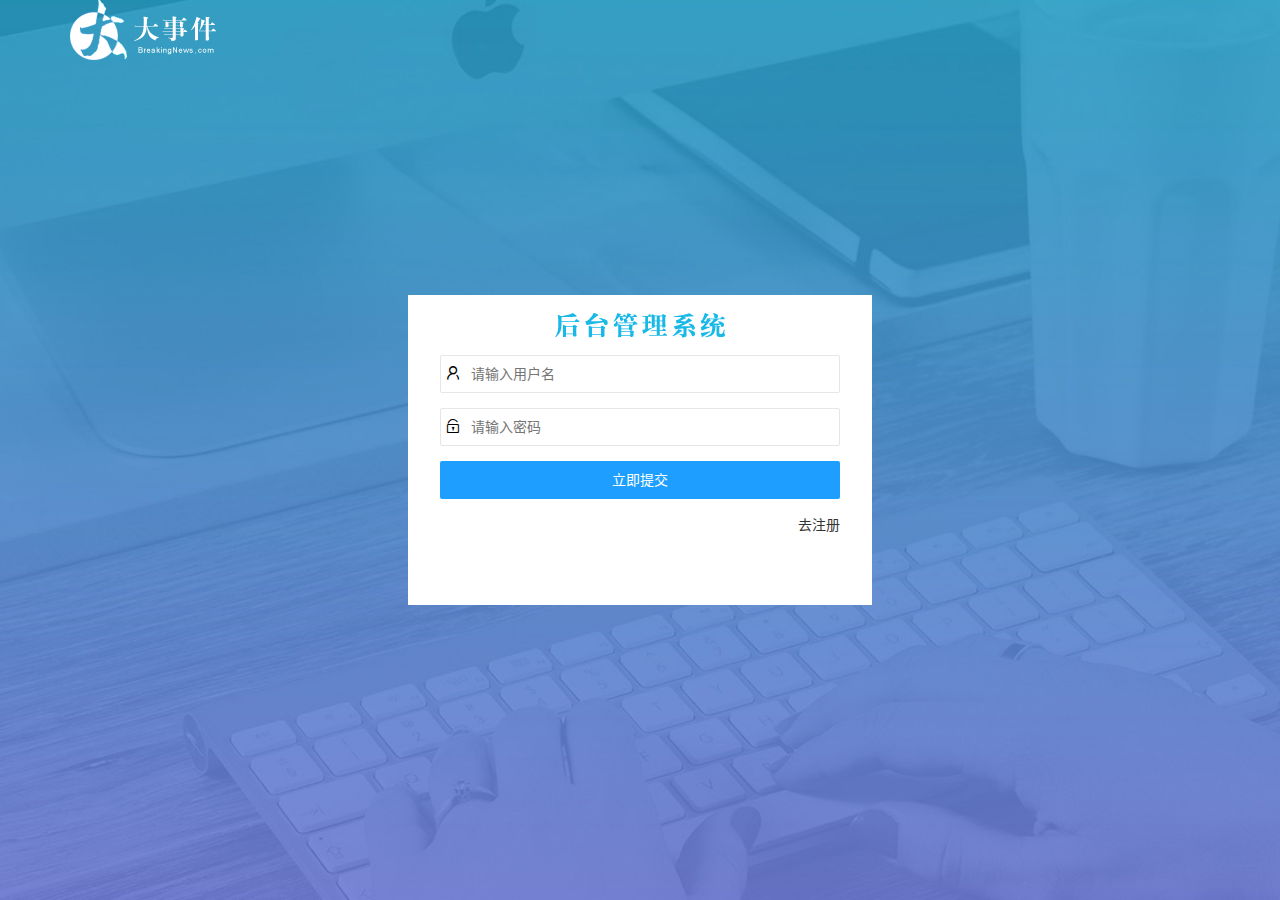
<file: login.html>
<!DOCTYPE html>
<html lang="zh-CN">
  <head>
    <meta charset="UTF-8" />
    <meta name="viewport" content="width=device-width, initial-scale=1.0" />
    <title>Document</title>
    <link rel="stylesheet" href="./assets/lib/layui/css/layui.css" />
    <link rel="stylesheet" href="./assets/css/login.css" />
  </head>
  <body>
    <!-- logo模块 -->
    <div class="layui-main">
      <img src="./assets/images/logo.png" alt="" />
    </div>

    <!-- 登录模块 -->
    <div class="dahezi">
      <!-- 标题 -->
      <div class="title-box"></div>

      <!-- 登录 -->
      <div class="login_box">
        <form class="layui-form" id ='form_login'>
          <!-- 用户名 -->
          <div class="layui-form-item">
            <i class="layui-icon layui-icon-username"></i>
            <input
              type="text"
              name="username"
              required
              lay-verify="required"
              placeholder="请输入用户名"
              autocomplete="off"
              class="layui-input"
            />
          </div>
          <!-- 密码 -->
          <div class="layui-form-item">
            <i class="layui-icon layui-icon-password"></i>
            <input
              type="password"
              name="password"
              required
              lay-verify="required|pwd"
              placeholder="请输入密码"
              autocomplete="off"
              class="layui-input"
            />
          </div>
          <!-- 登录按钮 -->
          <div class="layui-form-item">
            <button
              class="layui-btn layui-btn-fluid layui-btn-normal"
              lay-submit
            >
              立即提交
            </button>
          </div>
        </form>
        <a href="javascript:;" id="link_login">去注册</a>
      </div>

      <!-- 注册 -->
      <div class="reg_box">
        <form class="layui-form" id="form_reg" action="">
          <!-- 用户名 -->
          <div class="layui-form-item">
            <i class="layui-icon layui-icon-username"></i>
            <input
              type="text"
              name="username"
              required
              lay-verify="required"
              placeholder="请输入用户名"
              autocomplete="off"
              class="layui-input"
              id="username"
            />
          </div>
          <!-- 密码 -->
          <div class="layui-form-item">
            <i class="layui-icon layui-icon-password"></i>
            <input
              type="password"
              name="password"
              required
              lay-verify="required|pwd"
              placeholder="请输入密码"
              autocomplete="off"
              class="layui-input"
              id="password"
            />
          </div>
          <!-- 确认密码 -->
          <div class="layui-form-item">
            <i class="layui-icon layui-icon-username"></i>
            <input
              type="password"
              name="password"
              required
              lay-verify="required|repwd"
              placeholder="再次输入密码"
              autocomplete="off"
              class="layui-input"
            />
          </div>
          <!-- 登录按钮 -->
          <div class="layui-form-item">
            <button
              class="layui-btn layui-btn-fluid layui-btn-normal"
              lay-submit
            >
              立即提交
            </button>
          </div>

          <a href="javascript:;" id="link_reg">去登录</a>
        </form>
      </div>
    </div>
  </body>
  <script src="./assets/lib/jquery.js"></script>
  <script src="./assets/lib/layui/layui.all.js"></script>
<script src="./assets/js/baseAPI.js"></script>
  <script src="./assets/js/login.js"></script>
</html>
</file>
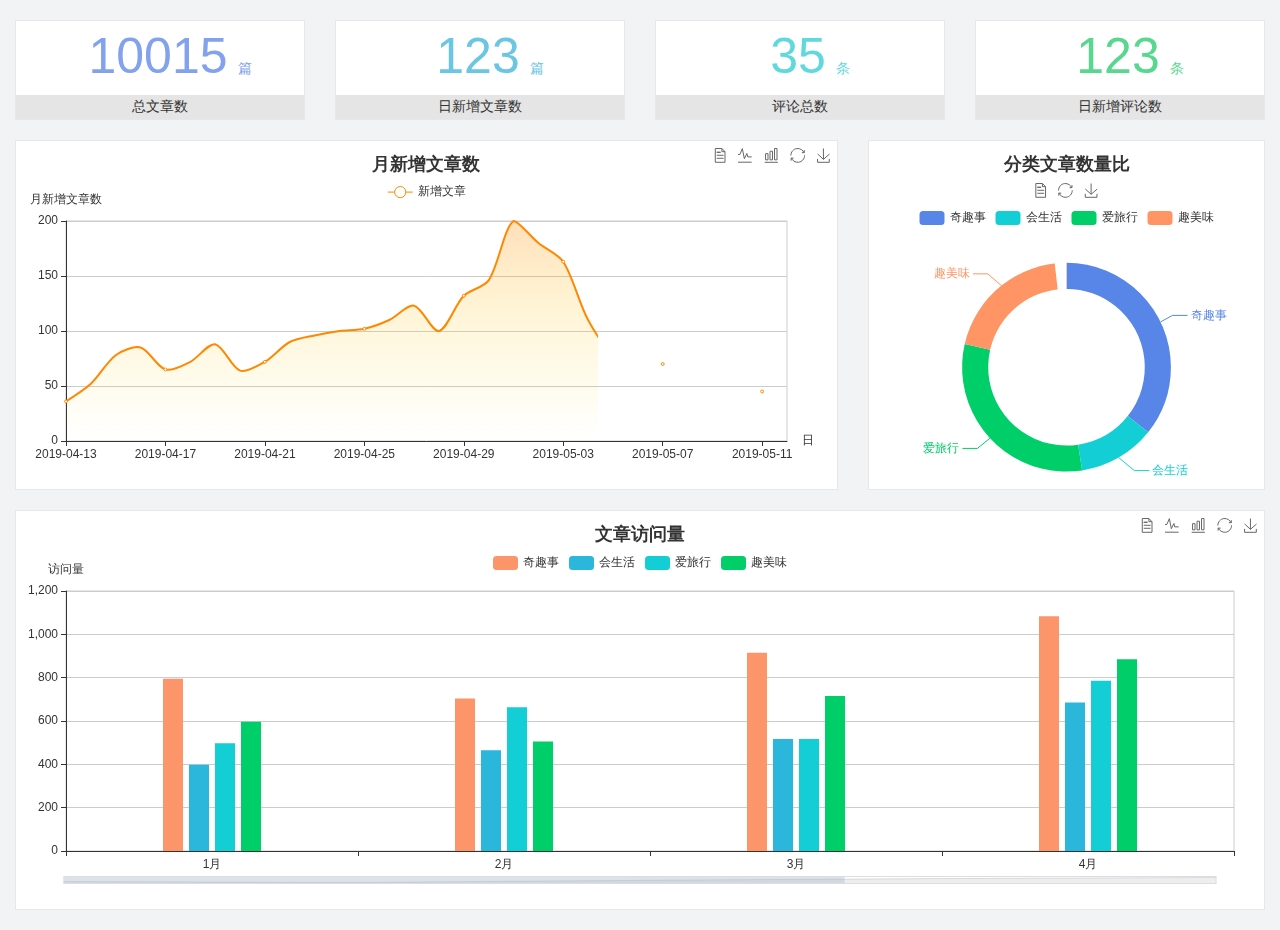
<file: home/dashboard.html>
<!DOCTYPE html>
<html lang="en">

<head>
  <meta charset="UTF-8">
  <meta name="viewport" content="width=device-width, initial-scale=1.0">
  <meta http-equiv="X-UA-Compatible" content="ie=edge">
  <title>图表统计</title>
  <link rel="stylesheet" href="../../assets/lib/bootstrap.css" />
  <link rel="stylesheet" href="../../assets/lib/main.css" />
  <script src="../../assets/lib/jquery.js"></script>
  <script type="text/javascript" src="../../assets/lib/echarts.min.js"></script>
</head>

<body>
  <div class="container-fluid">
    <div class="row spannel_list">
      <div class="col-sm-3 col-xs-6">
        <div class="spannel">
          <em>10015</em><span>篇</span>
          <b>总文章数</b>
        </div>
      </div>
      <div class="col-sm-3 col-xs-6">
        <div class="spannel scolor01">
          <em>123</em><span>篇</span>
          <b>日新增文章数</b>
        </div>
      </div>
      <div class="col-sm-3 col-xs-6">
        <div class="spannel scolor02">
          <em>35</em><span>条</span>
          <b>评论总数</b>
        </div>
      </div>
      <div class="col-sm-3 col-xs-6">
        <div class="spannel scolor03">
          <em>123</em><span>条</span>
          <b>日新增评论数</b>
        </div>
      </div>
    </div>
  </div>

  <div class="container-fluid">
    <div class="row curve-pie">
      <div class="col-lg-8 col-md-8">
        <div class="gragh_pannel" id="curve_show"></div>
      </div>
      <div class="col-lg-4 col-md-4">
        <div class="gragh_pannel" id="pie_show"></div>
      </div>
    </div>
  </div>

  <div class="container-fluid">
    <div class="column_pannel" id="column_show"></div>
  </div>

  <script>
    var oChart = echarts.init(document.getElementById('curve_show'));
    var aList_all = [
      { 'count': 36, 'date': '2019-04-13' },
      { 'count': 52, 'date': '2019-04-14' },
      { 'count': 78, 'date': '2019-04-15' },
      { 'count': 85, 'date': '2019-04-16' },
      { 'count': 65, 'date': '2019-04-17' },
      { 'count': 72, 'date': '2019-04-18' },
      { 'count': 88, 'date': '2019-04-19' },
      { 'count': 64, 'date': '2019-04-20' },
      { 'count': 72, 'date': '2019-04-21' },
      { 'count': 90, 'date': '2019-04-22' },
      { 'count': 96, 'date': '2019-04-23' },
      { 'count': 100, 'date': '2019-04-24' },
      { 'count': 102, 'date': '2019-04-25' },
      { 'count': 110, 'date': '2019-04-26' },
      { 'count': 123, 'date': '2019-04-27' },
      { 'count': 100, 'date': '2019-04-28' },
      { 'count': 132, 'date': '2019-04-29' },
      { 'count': 146, 'date': '2019-04-30' },
      { 'count': 200, 'date': '2019-05-01' },
      { 'count': 180, 'date': '2019-05-02' },
      { 'count': 163, 'date': '2019-05-03' },
      { 'count': 110, 'date': '2019-05-04' },
      { 'count': 80, 'date': '2019-05-05' },
      { 'count': 82, 'date': '2019-05-06' },
      { 'count': 70, 'date': '2019-05-07' },
      { 'count': 65, 'date': '2019-05-08' },
      { 'count': 54, 'date': '2019-05-09' },
      { 'count': 40, 'date': '2019-05-10' },
      { 'count': 45, 'date': '2019-05-11' },
      { 'count': 38, 'date': '2019-05-12' },
    ];

    let aCount = [];
    let aDate = [];

    for (var i = 0; i < aList_all.length; i++) {
      aCount.push(aList_all[i].count);
      aDate.push(aList_all[i].date);
    }

    var chartopt = {
      title: {
        text: '月新增文章数',
        left: 'center',
        top: '10'
      },
      tooltip: {
        trigger: 'axis'
      },
      legend: {
        data: ['新增文章'],
        top: '40'
      },
      toolbox: {
        show: true,
        feature: {
          mark: { show: true },
          dataView: { show: true, readOnly: false },
          magicType: { show: true, type: ['line', 'bar'] },
          restore: { show: true },
          saveAsImage: { show: true }
        }
      },
      calculable: true,
      xAxis: [
        {
          name: '日',
          type: 'category',
          boundaryGap: false,
          data: aDate
        }
      ],
      yAxis: [
        {
          name: '月新增文章数',
          type: 'value'
        }
      ],
      series: [
        {
          name: '新增文章',
          type: 'line',
          smooth: true,
          itemStyle: { normal: { areaStyle: { type: 'default' }, color: '#f80' }, lineStyle: { color: '#f80' } },
          data: aCount
        }],
      areaStyle: {
        normal: {
          color: new echarts.graphic.LinearGradient(0, 0, 0, 1, [{
            offset: 0,
            color: 'rgba(255,136,0,0.39)'
          }, {
            offset: .34,
            color: 'rgba(255,180,0,0.25)'
          }, {
            offset: 1,
            color: 'rgba(255,222,0,0.00)'
          }])

        }
      },
      grid: {
        show: true,
        x: 50,
        x2: 50,
        y: 80,
        height: 220
      }
    };

    oChart.setOption(chartopt);


    var oPie = echarts.init(document.getElementById('pie_show'));
    var oPieopt =
    {
      title: {
        top: 10,
        text: '分类文章数量比',
        x: 'center'
      },
      tooltip: {
        trigger: 'item',
        formatter: "{a} <br/>{b} : {c} ({d}%)"
      },
      color: ['#5885e8', '#13cfd5', '#00ce68', '#ff9565'],
      legend: {
        x: 'center',
        top: 65,
        data: ['奇趣事', '会生活', '爱旅行', '趣美味']
      },
      toolbox: {
        show: true,
        x: 'center',
        top: 35,
        feature: {
          mark: { show: true },
          dataView: { show: true, readOnly: false },
          magicType: {
            show: true,
            type: ['pie', 'funnel'],
            option: {
              funnel: {
                x: '25%',
                width: '50%',
                funnelAlign: 'left',
                max: 1548
              }
            }
          },
          restore: { show: true },
          saveAsImage: { show: true }
        }
      },
      calculable: true,
      series: [
        {
          name: '访问来源',
          type: 'pie',
          radius: ['45%', '60%'],
          center: ['50%', '65%'],
          data: [
            { value: 300, name: '奇趣事' },
            { value: 100, name: '会生活' },
            { value: 260, name: '爱旅行' },
            { value: 180, name: '趣美味' }
          ]
        }
      ]
    };
    oPie.setOption(oPieopt);



    var oColumn = this.echarts.init(document.getElementById('column_show'));
    var oColumnopt =
    {
      title: {
        text: '文章访问量',
        left: 'center',
        top: '10'
      },
      tooltip: {
        trigger: 'axis'
      },
      legend: {
        data: ['奇趣事', '会生活', '爱旅行', '趣美味'],
        top: '40'
      },
      toolbox: {
        show: true,
        feature: {
          mark: { show: true },
          dataView: { show: true, readOnly: false },
          magicType: { show: true, type: ['line', 'bar'] },
          restore: { show: true },
          saveAsImage: { show: true }
        }
      },
      calculable: true,
      xAxis: [
        {
          type: 'category',
          data: ['1月', '2月', '3月', '4月', '5月']
        }
      ],
      yAxis: [
        {
          name: '访问量',
          type: 'value'
        }
      ],
      series: [
        {
          name: '奇趣事',
          type: 'bar',
          barWidth: 20,
          itemStyle: {
            normal: { areaStyle: { type: 'default' }, color: '#fd956a' }
          },
          data: [800, 708, 920, 1090, 1200]
        },
        {
          name: '会生活',
          type: 'bar',
          barWidth: 20,
          itemStyle: {
            normal: { areaStyle: { type: 'default' }, color: '#2bb6db' }
          },
          data: [400, 468, 520, 690, 800]
        },
        {
          name: '爱旅行',
          type: 'bar',
          barWidth: 20,
          itemStyle: {
            normal: { areaStyle: { type: 'default' }, color: '#13cfd5' }
          },
          data: [500, 668, 520, 790, 900]
        },
        {
          name: '趣美味',
          type: 'bar',
          barWidth: 20,
          itemStyle: {
            normal: { areaStyle: { type: 'default' }, color: '#00ce68' }
          },
          data: [600, 508, 720, 890, 1000]
        }
      ],
      grid: {
        show: true,
        x: 50,
        x2: 30,
        y: 80,
        height: 260
      },
      dataZoom: [//给x轴设置滚动条
        {
          start: 0,//默认为0
          end: 100 - 1000 / 31,//默认为100
          type: 'slider',
          show: true,
          xAxisIndex: [0],
          handleSize: 0,//滑动条的 左右2个滑动条的大小
          height: 8,//组件高度
          left: 45, //左边的距离
          right: 50,//右边的距离
          bottom: 26,//右边的距离
          handleColor: '#ddd',//h滑动图标的颜色
          handleStyle: {
            borderColor: "#cacaca",
            borderWidth: "1",
            shadowBlur: 2,
            background: "#ddd",
            shadowColor: "#ddd",
          }
        }]
    };
    oColumn.setOption(oColumnopt);
  </script>
</body>

</html>
</file>
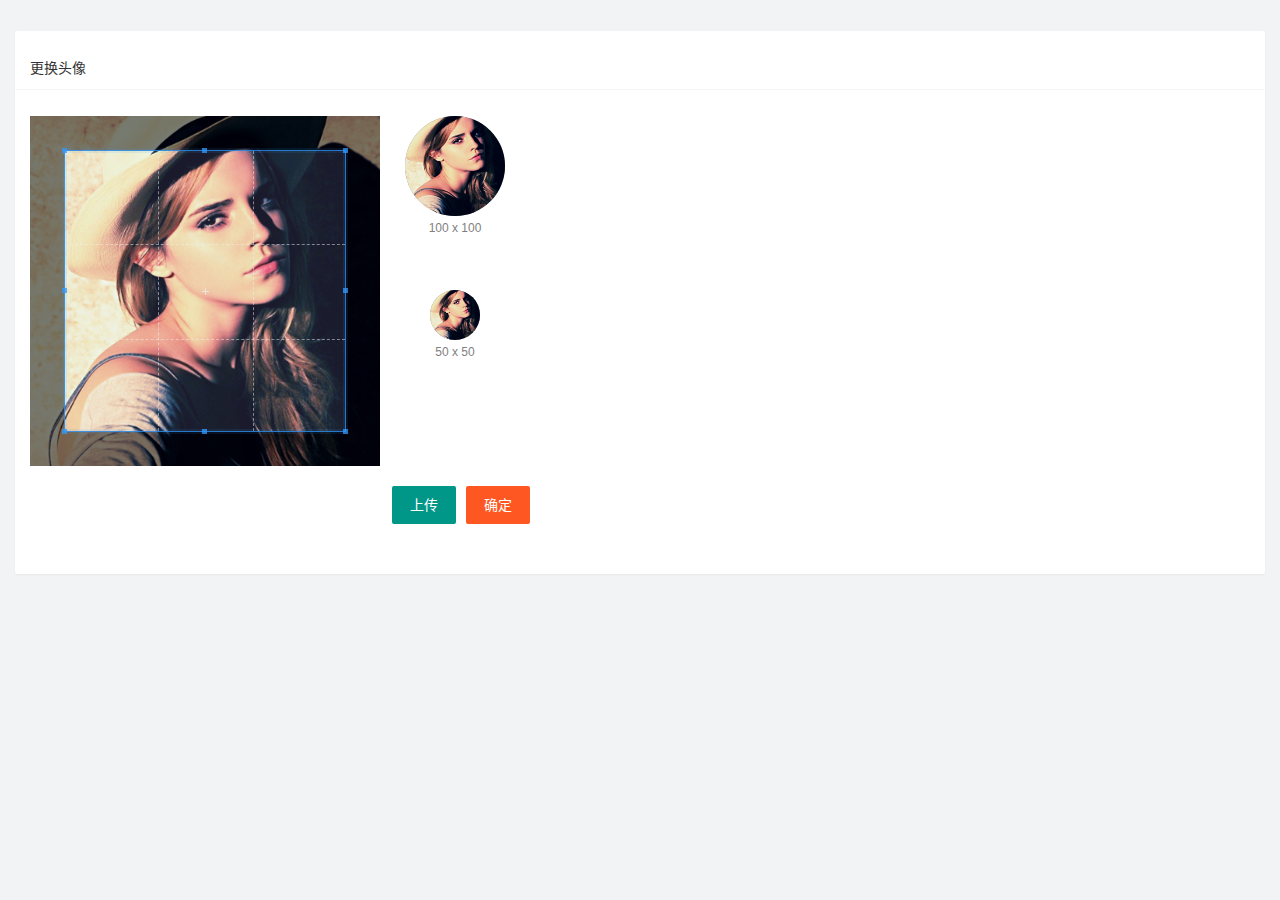
<file: user/user_avatar.html>
<!DOCTYPE html>
<html lang="zh-CN">
<head>
    <meta charset="UTF-8">
    <meta name="viewport" content="width=device-width, initial-scale=1.0">
    <title>Document</title>
    <link rel="stylesheet" href="../assets/lib/layui/css/layui.css">
    <link rel="stylesheet" href="../assets/lib/cropper/cropper.css" />

    <link rel="stylesheet" href="../assets/css/user_avatar.css">
</head>
<body>
     <!-- 卡片区域 -->   
     <div class="layui-card">     
         <div class="layui-card-header">
            更换头像
        </div>     
    <div class="layui-card-body"> 
            <!-- 第一行的图片裁剪和预览区域 -->
   <div class="row1">
    <!-- 图片裁剪区域 -->
    <div class="cropper-box">
      <!-- 这个 img 标签很重要，将来会把它初始化为裁剪区域 -->
      <img id="image" src="/assets/images/sample.jpg" />
    </div>
    <!-- 图片的预览区域 -->
    <div class="preview-box">
      <div>
        <!-- 宽高为 100px 的预览区域 -->
        <div class="img-preview w100"></div>
        <p class="size">100 x 100</p>
      </div>
      <div>
        <!-- 宽高为 50px 的预览区域 -->
        <div class="img-preview w50"></div>
        <p class="size">50 x 50</p>
      </div>
    </div>
  </div
  <!-- 第二行的按钮区域 -->
  <div class="row2">
      <input type="file" id="file" accept="image/png,image/jpeg">
    <button type="button" class="layui-btn" id="shangchuan">上传</button>
    <button type="button" class="layui-btn layui-btn-danger" id="qd">确定</button>
  </div>   
         </div>   
    </div> 
</body>
<script src="../assets/lib/layui/layui.all.js"></script>
<script src="../assets/lib/jquery.js"></script>
<script src="../assets/js/baseAPI.js"></script>
<script src="/assets/lib/cropper/Cropper.js"></script> 
<script src="/assets/lib/cropper/jquery-cropper.js"></script>
<script src="../assets/js/user_avatar.js"></script>


</html>
</file>
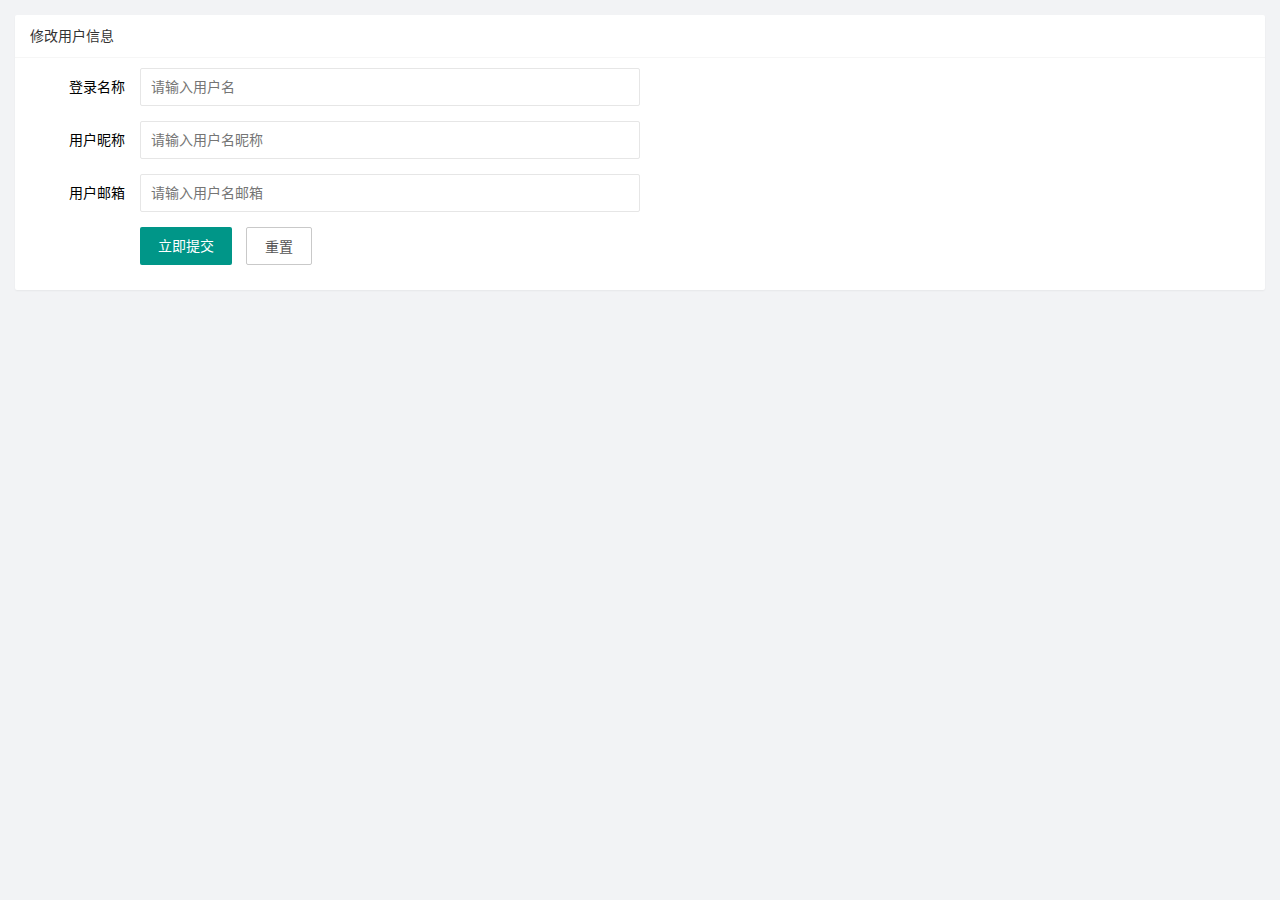
<file: user/user_info.html>
<!DOCTYPE html>
<html lang="zh-CN">
<head>
    <meta charset="UTF-8">
    <meta name="viewport" content="width=device-width, initial-scale=1.0">
    <title>Document</title>
    <link rel="stylesheet" href="../assets/lib/layui/css/layui.css">
    <link rel="stylesheet" href="../assets/css/user_info.css">
</head>
<body>
    <div class="layui-card">
  <div class="layui-card-header">修改用户信息</div>
  <div class="layui-card-body">
    <form class="layui-form" lay-filter="formUserInfo">
        <!-- 设置隐藏域,保存id -->
        <input type="hidden" name="id" value="">
        <!-- 用户名 -->
        <div class="layui-form-item">
          <label class="layui-form-label">登录名称</label>
          <div class="layui-input-block">
              <!-- readonly:只可读取,不可修改 -->
            <input type="text" name="username" required   placeholder="请输入用户名" autocomplete="off" class="layui-input" readonly>
          </div>
        </div>
        <!-- 昵称 -->
        <div class="layui-form-item">
            <label class="layui-form-label">用户昵称</label>
            <div class="layui-input-block">
              <input type="text" name="nickname" required  lay-verify="required|nickname" placeholder="请输入用户名昵称" autocomplete="off" class="layui-input">
            </div>
          </div>
          <!-- 用户邮箱 -->
          <div class="layui-form-item">
            <label class="layui-form-label">用户邮箱</label>
            <div class="layui-input-block">
              <input type="text" name="email" required  lay-verify="required|email" placeholder="请输入用户名邮箱" autocomplete="off" class="layui-input">
            </div>
          </div>
          <!-- 提交按钮 -->
          <div class="layui-form-item">
                <div class="layui-input-block">
                            <button class="layui-btn" lay-submit lay-filter="formDemo">立即提交</button>
                            <button type="reset" class="layui-btn layui-btn-primary" id="btnReset">重置</button>
                </div>
          </div>
    </form>
  </>
</div>
</body>
<script src="../assets/lib/layui/layui.all.js"></script>
<script src="../assets/lib/jquery.js"></script>
<script src="../assets/js/baseAPI.js"></script>
<script src="../assets/js/user_info.js"></script>
</html>
</file>
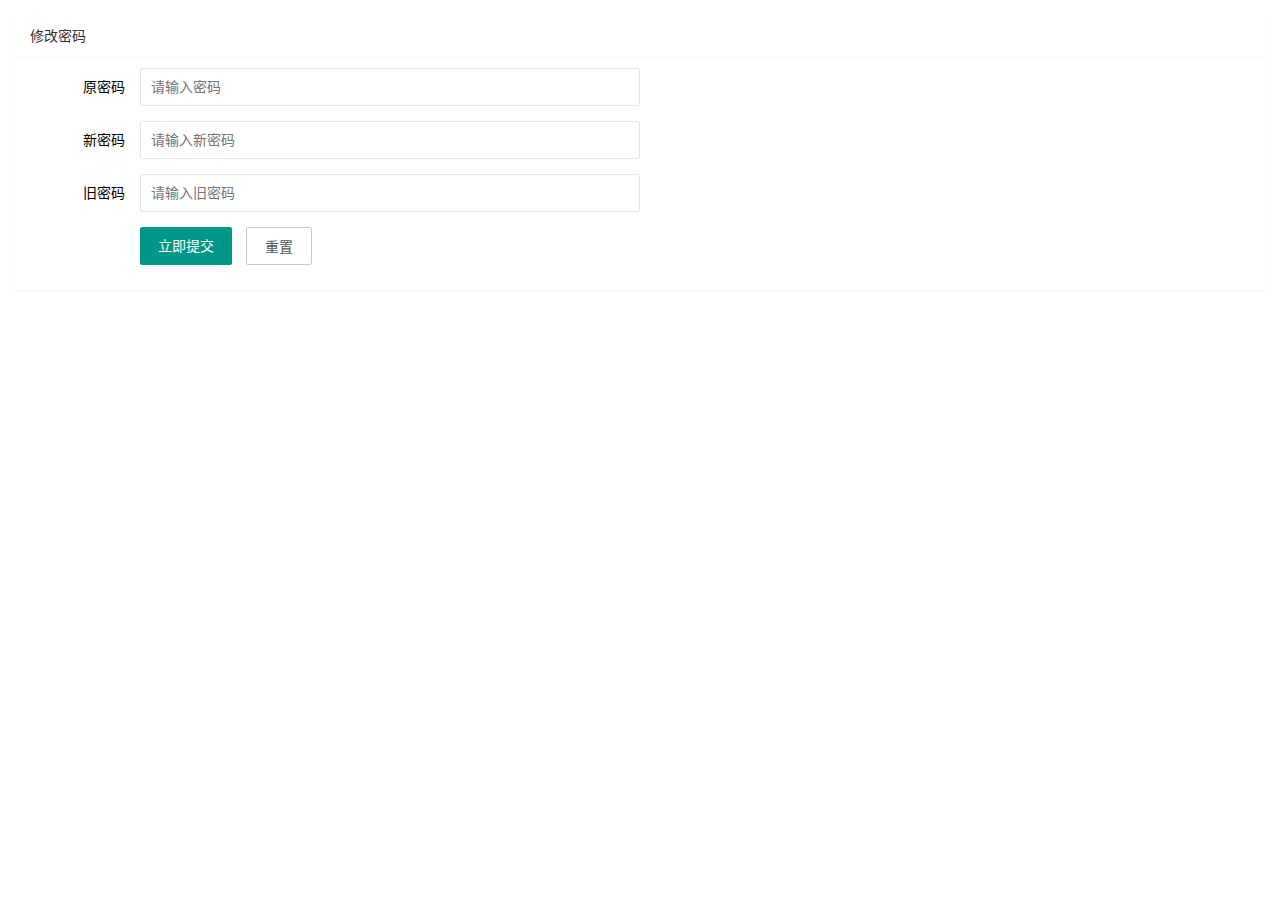
<file: user/user_pwd.html>
<!DOCTYPE html>
<html lang="zh-CN">
<head>
    <meta charset="UTF-8">
    <meta name="viewport" content="width=device-width, initial-scale=1.0">
    <title>Document</title>
    <link rel="stylesheet" href="../assets/lib/layui/css/layui.css">
    <link rel="stylesheet" href="../assets/css/user_pwd.css">
</head>
<body>
    <div class="layui-card">
  <div class="layui-card-header">修改密码</div>
  <div class="layui-card-body">
    <form class="layui-form" lay-filter="formUserInfo">
        <!-- 设置隐藏域,保存id -->
        <input type="hidden" name="id" value="">
        <!-- 用户名 -->
        <div class="layui-form-item">
          <label class="layui-form-label">原密码</label>
          <div class="layui-input-block">
              <!-- readonly:只可读取,不可修改 -->
            <input type="password" name="oldPwd" required lay-verify="required|pwd"  placeholder="请输入密码" autocomplete="off" class="layui-input" id="mima">
          </div>
        </div>
        <!-- 新密码 -->
        <div class="layui-form-item">
            <label class="layui-form-label">新密码</label>
            <div class="layui-input-block">
              <input type="password" name="newPwd" required  lay-verify="required|pwd|samePwd" placeholder="请输入新密码" autocomplete="off" class="layui-input" id="xinmima">
            </div>
          </div>
          <!-- 旧密码 -->
          <div class="layui-form-item">
            <label class="layui-form-label">旧密码</label>
            <div class="layui-input-block">
              <input type="password" name="email" required  lay-verify="required|pwd|oldPwd" placeholder="请输入旧密码" autocomplete="off" class="layui-input">
            </div>
          </div>
          <!-- 提交按钮 -->
          <div class="layui-form-item">
                <div class="layui-input-block">
                            <button class="layui-btn" lay-submit lay-filter="formDemo">立即提交</button>
                            <button type="reset" class="layui-btn layui-btn-primary" id="btnReset">重置</button>
                </div>
          </div>
    </form>
  </>
</div>
</body>
<script src="../assets/lib/layui/layui.all.js"></script>
<script src="../assets/lib/jquery.js"></script>
<script src="../assets/js/baseAPI.js"></script>
<script src="../assets/js/user_pwd.js"></script>
</html>
</file>
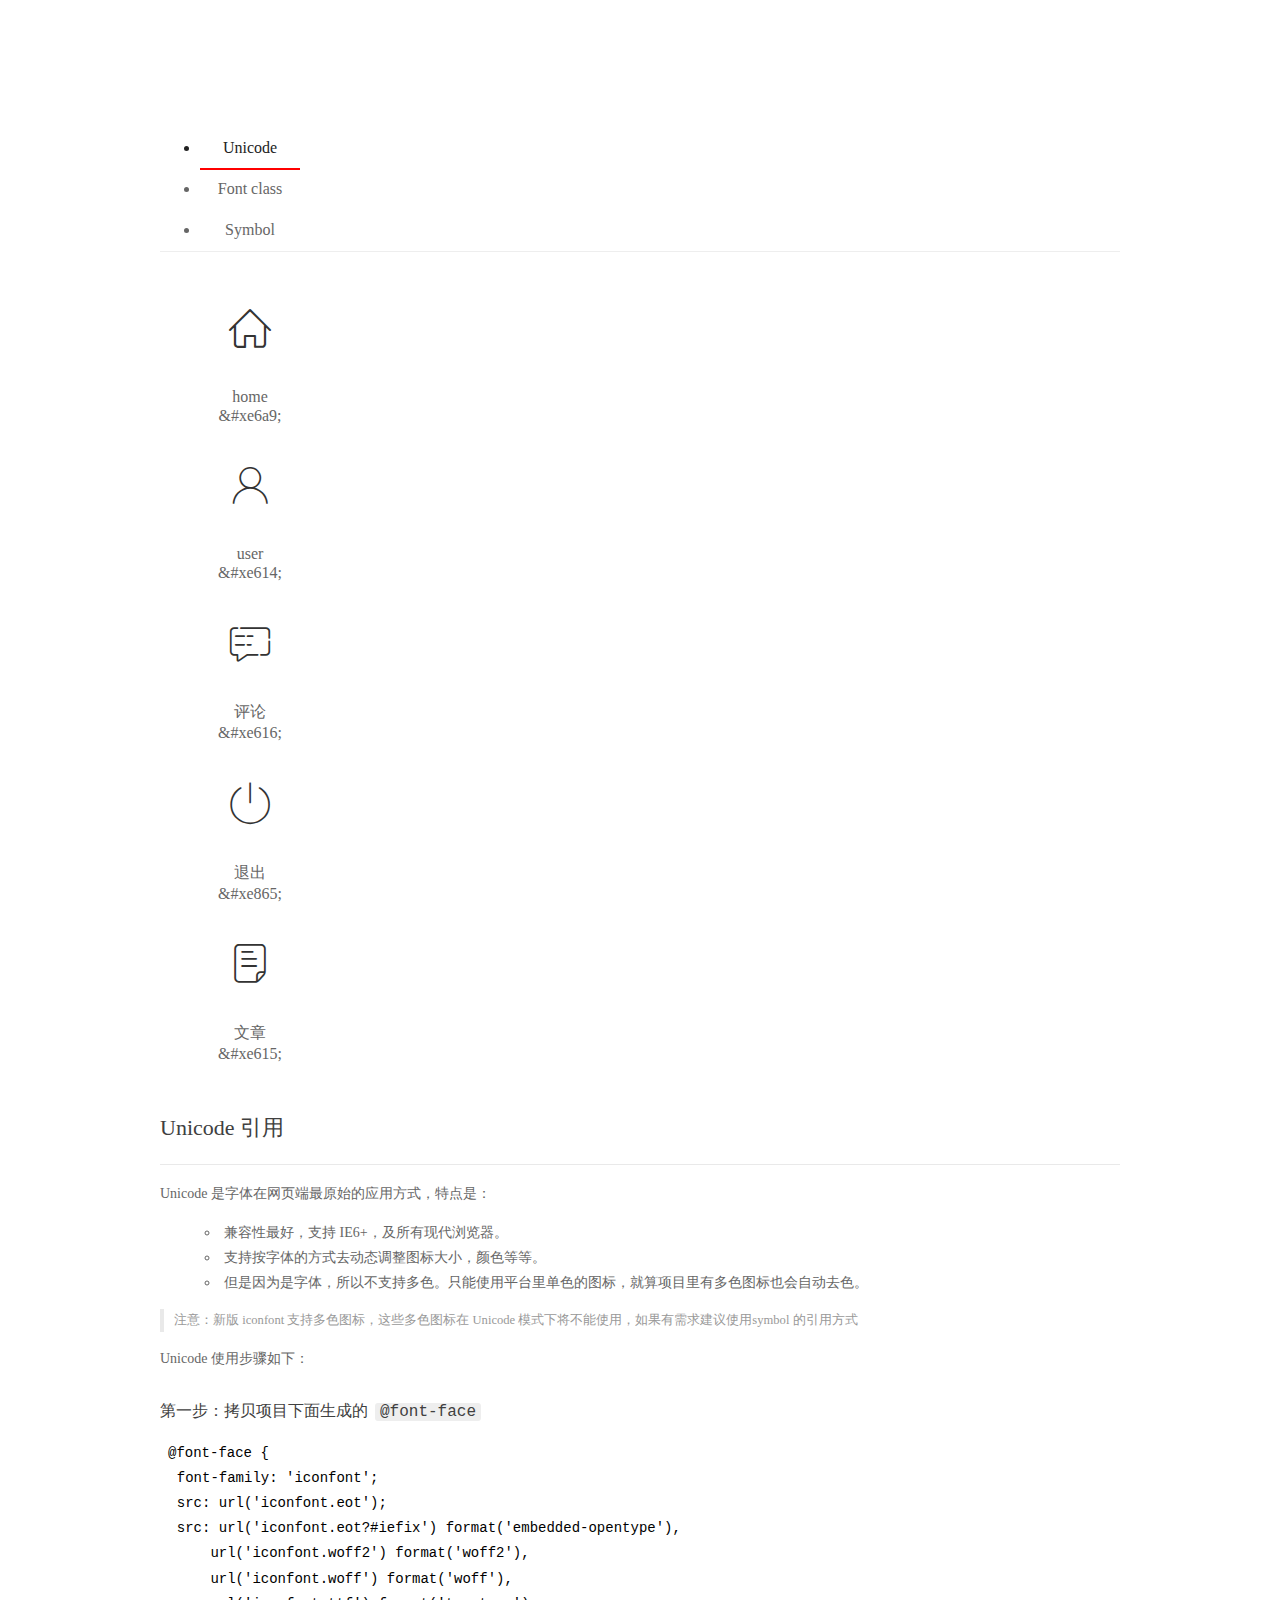
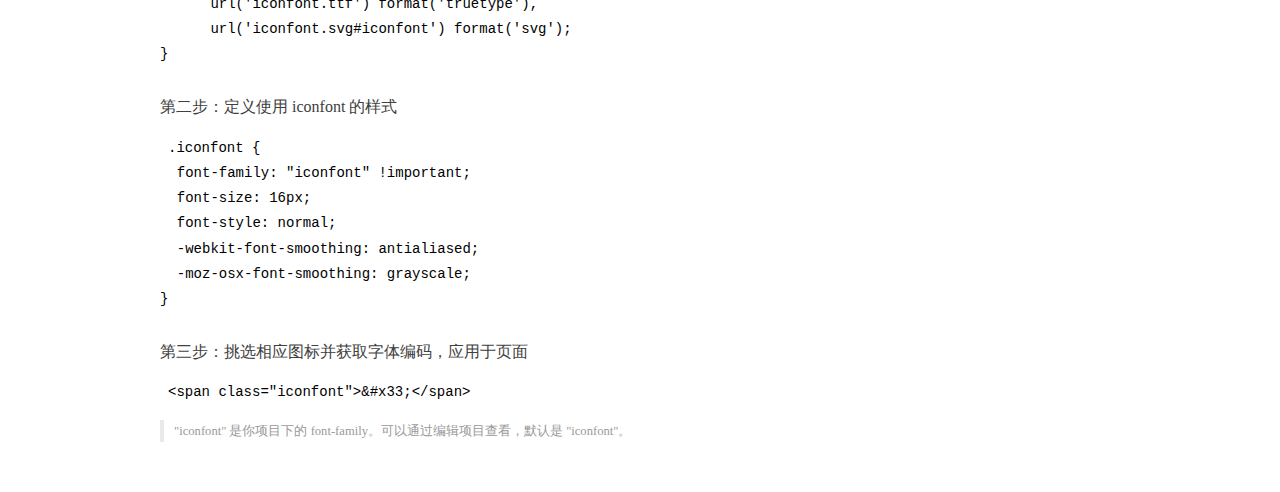
<file: assets/fonts/demo_index.html>
<!DOCTYPE html>
<html>
<head>
  <meta charset="utf-8"/>
  <title>IconFont Demo</title>
  <link rel="shortcut icon" href="https://gtms04.alicdn.com/tps/i4/TB1_oz6GVXXXXaFXpXXJDFnIXXX-64-64.ico" type="image/x-icon"/>
  <link rel="stylesheet" href="https://g.alicdn.com/thx/cube/1.3.2/cube.min.css">
  <link rel="stylesheet" href="demo.css">
  <link rel="stylesheet" href="iconfont.css">
  <script src="iconfont.js"></script>
  <!-- jQuery -->
  <script src="https://a1.alicdn.com/oss/uploads/2018/12/26/7bfddb60-08e8-11e9-9b04-53e73bb6408b.js"></script>
  <!-- 代码高亮 -->
  <script src="https://a1.alicdn.com/oss/uploads/2018/12/26/a3f714d0-08e6-11e9-8a15-ebf944d7534c.js"></script>
</head>
<body>
  <div class="main">
    <h1 class="logo"><a href="https://www.iconfont.cn/" title="iconfont 首页" target="_blank">&#xe86b;</a></h1>
    <div class="nav-tabs">
      <ul id="tabs" class="dib-box">
        <li class="dib active"><span>Unicode</span></li>
        <li class="dib"><span>Font class</span></li>
        <li class="dib"><span>Symbol</span></li>
      </ul>
      
    </div>
    <div class="tab-container">
      <div class="content unicode" style="display: block;">
          <ul class="icon_lists dib-box">
          
            <li class="dib">
              <span class="icon iconfont">&#xe6a9;</span>
                <div class="name">home</div>
                <div class="code-name">&amp;#xe6a9;</div>
              </li>
          
            <li class="dib">
              <span class="icon iconfont">&#xe614;</span>
                <div class="name">user</div>
                <div class="code-name">&amp;#xe614;</div>
              </li>
          
            <li class="dib">
              <span class="icon iconfont">&#xe616;</span>
                <div class="name">评论</div>
                <div class="code-name">&amp;#xe616;</div>
              </li>
          
            <li class="dib">
              <span class="icon iconfont">&#xe865;</span>
                <div class="name">退出</div>
                <div class="code-name">&amp;#xe865;</div>
              </li>
          
            <li class="dib">
              <span class="icon iconfont">&#xe615;</span>
                <div class="name">文章</div>
                <div class="code-name">&amp;#xe615;</div>
              </li>
          
          </ul>
          <div class="article markdown">
          <h2 id="unicode-">Unicode 引用</h2>
          <hr>

          <p>Unicode 是字体在网页端最原始的应用方式，特点是：</p>
          <ul>
            <li>兼容性最好，支持 IE6+，及所有现代浏览器。</li>
            <li>支持按字体的方式去动态调整图标大小，颜色等等。</li>
            <li>但是因为是字体，所以不支持多色。只能使用平台里单色的图标，就算项目里有多色图标也会自动去色。</li>
          </ul>
          <blockquote>
            <p>注意：新版 iconfont 支持多色图标，这些多色图标在 Unicode 模式下将不能使用，如果有需求建议使用symbol 的引用方式</p>
          </blockquote>
          <p>Unicode 使用步骤如下：</p>
          <h3 id="-font-face">第一步：拷贝项目下面生成的 <code>@font-face</code></h3>
<pre><code class="language-css"
>@font-face {
  font-family: 'iconfont';
  src: url('iconfont.eot');
  src: url('iconfont.eot?#iefix') format('embedded-opentype'),
      url('iconfont.woff2') format('woff2'),
      url('iconfont.woff') format('woff'),
      url('iconfont.ttf') format('truetype'),
      url('iconfont.svg#iconfont') format('svg');
}
</code></pre>
          <h3 id="-iconfont-">第二步：定义使用 iconfont 的样式</h3>
<pre><code class="language-css"
>.iconfont {
  font-family: "iconfont" !important;
  font-size: 16px;
  font-style: normal;
  -webkit-font-smoothing: antialiased;
  -moz-osx-font-smoothing: grayscale;
}
</code></pre>
          <h3 id="-">第三步：挑选相应图标并获取字体编码，应用于页面</h3>
<pre>
<code class="language-html"
>&lt;span class="iconfont"&gt;&amp;#x33;&lt;/span&gt;
</code></pre>
          <blockquote>
            <p>"iconfont" 是你项目下的 font-family。可以通过编辑项目查看，默认是 "iconfont"。</p>
          </blockquote>
          </div>
      </div>
      <div class="content font-class">
        <ul class="icon_lists dib-box">
          
          <li class="dib">
            <span class="icon iconfont icon-home"></span>
            <div class="name">
              home
            </div>
            <div class="code-name">.icon-home
            </div>
          </li>
          
          <li class="dib">
            <span class="icon iconfont icon-user"></span>
            <div class="name">
              user
            </div>
            <div class="code-name">.icon-user
            </div>
          </li>
          
          <li class="dib">
            <span class="icon iconfont icon-pinglun"></span>
            <div class="name">
              评论
            </div>
            <div class="code-name">.icon-pinglun
            </div>
          </li>
          
          <li class="dib">
            <span class="icon iconfont icon-tuichu"></span>
            <div class="name">
              退出
            </div>
            <div class="code-name">.icon-tuichu
            </div>
          </li>
          
          <li class="dib">
            <span class="icon iconfont icon-16"></span>
            <div class="name">
              文章
            </div>
            <div class="code-name">.icon-16
            </div>
          </li>
          
        </ul>
        <div class="article markdown">
        <h2 id="font-class-">font-class 引用</h2>
        <hr>

        <p>font-class 是 Unicode 使用方式的一种变种，主要是解决 Unicode 书写不直观，语意不明确的问题。</p>
        <p>与 Unicode 使用方式相比，具有如下特点：</p>
        <ul>
          <li>兼容性良好，支持 IE8+，及所有现代浏览器。</li>
          <li>相比于 Unicode 语意明确，书写更直观。可以很容易分辨这个 icon 是什么。</li>
          <li>因为使用 class 来定义图标，所以当要替换图标时，只需要修改 class 里面的 Unicode 引用。</li>
          <li>不过因为本质上还是使用的字体，所以多色图标还是不支持的。</li>
        </ul>
        <p>使用步骤如下：</p>
        <h3 id="-fontclass-">第一步：引入项目下面生成的 fontclass 代码：</h3>
<pre><code class="language-html">&lt;link rel="stylesheet" href="./iconfont.css"&gt;
</code></pre>
        <h3 id="-">第二步：挑选相应图标并获取类名，应用于页面：</h3>
<pre><code class="language-html">&lt;span class="iconfont icon-xxx"&gt;&lt;/span&gt;
</code></pre>
        <blockquote>
          <p>"
            iconfont" 是你项目下的 font-family。可以通过编辑项目查看，默认是 "iconfont"。</p>
        </blockquote>
      </div>
      </div>
      <div class="content symbol">
          <ul class="icon_lists dib-box">
          
            <li class="dib">
                <svg class="icon svg-icon" aria-hidden="true">
                  <use xlink:href="#icon-home"></use>
                </svg>
                <div class="name">home</div>
                <div class="code-name">#icon-home</div>
            </li>
          
            <li class="dib">
                <svg class="icon svg-icon" aria-hidden="true">
                  <use xlink:href="#icon-user"></use>
                </svg>
                <div class="name">user</div>
                <div class="code-name">#icon-user</div>
            </li>
          
            <li class="dib">
                <svg class="icon svg-icon" aria-hidden="true">
                  <use xlink:href="#icon-pinglun"></use>
                </svg>
                <div class="name">评论</div>
                <div class="code-name">#icon-pinglun</div>
            </li>
          
            <li class="dib">
                <svg class="icon svg-icon" aria-hidden="true">
                  <use xlink:href="#icon-tuichu"></use>
                </svg>
                <div class="name">退出</div>
                <div class="code-name">#icon-tuichu</div>
            </li>
          
            <li class="dib">
                <svg class="icon svg-icon" aria-hidden="true">
                  <use xlink:href="#icon-16"></use>
                </svg>
                <div class="name">文章</div>
                <div class="code-name">#icon-16</div>
            </li>
          
          </ul>
          <div class="article markdown">
          <h2 id="symbol-">Symbol 引用</h2>
          <hr>

          <p>这是一种全新的使用方式，应该说这才是未来的主流，也是平台目前推荐的用法。相关介绍可以参考这篇<a href="">文章</a>
            这种用法其实是做了一个 SVG 的集合，与另外两种相比具有如下特点：</p>
          <ul>
            <li>支持多色图标了，不再受单色限制。</li>
            <li>通过一些技巧，支持像字体那样，通过 <code>font-size</code>, <code>color</code> 来调整样式。</li>
            <li>兼容性较差，支持 IE9+，及现代浏览器。</li>
            <li>浏览器渲染 SVG 的性能一般，还不如 png。</li>
          </ul>
          <p>使用步骤如下：</p>
          <h3 id="-symbol-">第一步：引入项目下面生成的 symbol 代码：</h3>
<pre><code class="language-html">&lt;script src="./iconfont.js"&gt;&lt;/script&gt;
</code></pre>
          <h3 id="-css-">第二步：加入通用 CSS 代码（引入一次就行）：</h3>
<pre><code class="language-html">&lt;style&gt;
.icon {
  width: 1em;
  height: 1em;
  vertical-align: -0.15em;
  fill: currentColor;
  overflow: hidden;
}
&lt;/style&gt;
</code></pre>
          <h3 id="-">第三步：挑选相应图标并获取类名，应用于页面：</h3>
<pre><code class="language-html">&lt;svg class="icon" aria-hidden="true"&gt;
  &lt;use xlink:href="#icon-xxx"&gt;&lt;/use&gt;
&lt;/svg&gt;
</code></pre>
          </div>
      </div>

    </div>
  </div>
  <script>
  $(document).ready(function () {
      $('.tab-container .content:first').show()

      $('#tabs li').click(function (e) {
        var tabContent = $('.tab-container .content')
        var index = $(this).index()

        if ($(this).hasClass('active')) {
          return
        } else {
          $('#tabs li').removeClass('active')
          $(this).addClass('active')

          tabContent.hide().eq(index).fadeIn()
        }
      })
    })
  </script>
</body>
</html>
</file>
<file: assets/lib/layui/css/layui.css>
/** layui-v2.5.5 MIT License By https://www.layui.com */
 .layui-inline,img{display:inline-block;vertical-align:middle}h1,h2,h3,h4,h5,h6{font-weight:400}.layui-edge,.layui-header,.layui-inline,.layui-main{position:relative}.layui-body,.layui-edge,.layui-elip{overflow:hidden}.layui-btn,.layui-edge,.layui-inline,img{vertical-align:middle}.layui-btn,.layui-disabled,.layui-icon,.layui-unselect{-moz-user-select:none;-webkit-user-select:none;-ms-user-select:none}.layui-elip,.layui-form-checkbox span,.layui-form-pane .layui-form-label{text-overflow:ellipsis;white-space:nowrap}.layui-breadcrumb,.layui-tree-btnGroup{visibility:hidden}blockquote,body,button,dd,div,dl,dt,form,h1,h2,h3,h4,h5,h6,input,li,ol,p,pre,td,textarea,th,ul{margin:0;padding:0;-webkit-tap-highlight-color:rgba(0,0,0,0)}a:active,a:hover{outline:0}img{border:none}li{list-style:none}table{border-collapse:collapse;border-spacing:0}h4,h5,h6{font-size:100%}button,input,optgroup,option,select,textarea{font-family:inherit;font-size:inherit;font-style:inherit;font-weight:inherit;outline:0}pre{white-space:pre-wrap;white-space:-moz-pre-wrap;white-space:-pre-wrap;white-space:-o-pre-wrap;word-wrap:break-word}body{line-height:24px;font:14px Helvetica Neue,Helvetica,PingFang SC,Tahoma,Arial,sans-serif}hr{height:1px;margin:10px 0;border:0;clear:both}a{color:#333;text-decoration:none}a:hover{color:#777}a cite{font-style:normal;*cursor:pointer}.layui-border-box,.layui-border-box *{box-sizing:border-box}.layui-box,.layui-box *{box-sizing:content-box}.layui-clear{clear:both;*zoom:1}.layui-clear:after{content:'\20';clear:both;*zoom:1;display:block;height:0}.layui-inline{*display:inline;*zoom:1}.layui-edge{display:inline-block;width:0;height:0;border-width:6px;border-style:dashed;border-color:transparent}.layui-edge-top{top:-4px;border-bottom-color:#999;border-bottom-style:solid}.layui-edge-right{border-left-color:#999;border-left-style:solid}.layui-edge-bottom{top:2px;border-top-color:#999;border-top-style:solid}.layui-edge-left{border-right-color:#999;border-right-style:solid}.layui-disabled,.layui-disabled:hover{color:#d2d2d2!important;cursor:not-allowed!important}.layui-circle{border-radius:100%}.layui-show{display:block!important}.layui-hide{display:none!important}@font-face{font-family:layui-icon;src:url(../font/iconfont.eot?v=250);src:url(../font/iconfont.eot?v=250#iefix) format('embedded-opentype'),url(../font/iconfont.woff2?v=250) format('woff2'),url(../font/iconfont.woff?v=250) format('woff'),url(../font/iconfont.ttf?v=250) format('truetype'),url(../font/iconfont.svg?v=250#layui-icon) format('svg')}.layui-icon{font-family:layui-icon!important;font-size:16px;font-style:normal;-webkit-font-smoothing:antialiased;-moz-osx-font-smoothing:grayscale}.layui-icon-reply-fill:before{content:"\e611"}.layui-icon-set-fill:before{content:"\e614"}.layui-icon-menu-fill:before{content:"\e60f"}.layui-icon-search:before{content:"\e615"}.layui-icon-share:before{content:"\e641"}.layui-icon-set-sm:before{content:"\e620"}.layui-icon-engine:before{content:"\e628"}.layui-icon-close:before{content:"\1006"}.layui-icon-close-fill:before{content:"\1007"}.layui-icon-chart-screen:before{content:"\e629"}.layui-icon-star:before{content:"\e600"}.layui-icon-circle-dot:before{content:"\e617"}.layui-icon-chat:before{content:"\e606"}.layui-icon-release:before{content:"\e609"}.layui-icon-list:before{content:"\e60a"}.layui-icon-chart:before{content:"\e62c"}.layui-icon-ok-circle:before{content:"\1005"}.layui-icon-layim-theme:before{content:"\e61b"}.layui-icon-table:before{content:"\e62d"}.layui-icon-right:before{content:"\e602"}.layui-icon-left:before{content:"\e603"}.layui-icon-cart-simple:before{content:"\e698"}.layui-icon-face-cry:before{content:"\e69c"}.layui-icon-face-smile:before{content:"\e6af"}.layui-icon-survey:before{content:"\e6b2"}.layui-icon-tree:before{content:"\e62e"}.layui-icon-upload-circle:before{content:"\e62f"}.layui-icon-add-circle:before{content:"\e61f"}.layui-icon-download-circle:before{content:"\e601"}.layui-icon-templeate-1:before{content:"\e630"}.layui-icon-util:before{content:"\e631"}.layui-icon-face-surprised:before{content:"\e664"}.layui-icon-edit:before{content:"\e642"}.layui-icon-speaker:before{content:"\e645"}.layui-icon-down:before{content:"\e61a"}.layui-icon-file:before{content:"\e621"}.layui-icon-layouts:before{content:"\e632"}.layui-icon-rate-half:before{content:"\e6c9"}.layui-icon-add-circle-fine:before{content:"\e608"}.layui-icon-prev-circle:before{content:"\e633"}.layui-icon-read:before{content:"\e705"}.layui-icon-404:before{content:"\e61c"}.layui-icon-carousel:before{content:"\e634"}.layui-icon-help:before{content:"\e607"}.layui-icon-code-circle:before{content:"\e635"}.layui-icon-water:before{content:"\e636"}.layui-icon-username:before{content:"\e66f"}.layui-icon-find-fill:before{content:"\e670"}.layui-icon-about:before{content:"\e60b"}.layui-icon-location:before{content:"\e715"}.layui-icon-up:before{content:"\e619"}.layui-icon-pause:before{content:"\e651"}.layui-icon-date:before{content:"\e637"}.layui-icon-layim-uploadfile:before{content:"\e61d"}.layui-icon-delete:before{content:"\e640"}.layui-icon-play:before{content:"\e652"}.layui-icon-top:before{content:"\e604"}.layui-icon-friends:before{content:"\e612"}.layui-icon-refresh-3:before{content:"\e9aa"}.layui-icon-ok:before{content:"\e605"}.layui-icon-layer:before{content:"\e638"}.layui-icon-face-smile-fine:before{content:"\e60c"}.layui-icon-dollar:before{content:"\e659"}.layui-icon-group:before{content:"\e613"}.layui-icon-layim-download:before{content:"\e61e"}.layui-icon-picture-fine:before{content:"\e60d"}.layui-icon-link:before{content:"\e64c"}.layui-icon-diamond:before{content:"\e735"}.layui-icon-log:before{content:"\e60e"}.layui-icon-rate-solid:before{content:"\e67a"}.layui-icon-fonts-del:before{content:"\e64f"}.layui-icon-unlink:before{content:"\e64d"}.layui-icon-fonts-clear:before{content:"\e639"}.layui-icon-triangle-r:before{content:"\e623"}.layui-icon-circle:before{content:"\e63f"}.layui-icon-radio:before{content:"\e643"}.layui-icon-align-center:before{content:"\e647"}.layui-icon-align-right:before{content:"\e648"}.layui-icon-align-left:before{content:"\e649"}.layui-icon-loading-1:before{content:"\e63e"}.layui-icon-return:before{content:"\e65c"}.layui-icon-fonts-strong:before{content:"\e62b"}.layui-icon-upload:before{content:"\e67c"}.layui-icon-dialogue:before{content:"\e63a"}.layui-icon-video:before{content:"\e6ed"}.layui-icon-headset:before{content:"\e6fc"}.layui-icon-cellphone-fine:before{content:"\e63b"}.layui-icon-add-1:before{content:"\e654"}.layui-icon-face-smile-b:before{content:"\e650"}.layui-icon-fonts-html:before{content:"\e64b"}.layui-icon-form:before{content:"\e63c"}.layui-icon-cart:before{content:"\e657"}.layui-icon-camera-fill:before{content:"\e65d"}.layui-icon-tabs:before{content:"\e62a"}.layui-icon-fonts-code:before{content:"\e64e"}.layui-icon-fire:before{content:"\e756"}.layui-icon-set:before{content:"\e716"}.layui-icon-fonts-u:before{content:"\e646"}.layui-icon-triangle-d:before{content:"\e625"}.layui-icon-tips:before{content:"\e702"}.layui-icon-picture:before{content:"\e64a"}.layui-icon-more-vertical:before{content:"\e671"}.layui-icon-flag:before{content:"\e66c"}.layui-icon-loading:before{content:"\e63d"}.layui-icon-fonts-i:before{content:"\e644"}.layui-icon-refresh-1:before{content:"\e666"}.layui-icon-rmb:before{content:"\e65e"}.layui-icon-home:before{content:"\e68e"}.layui-icon-user:before{content:"\e770"}.layui-icon-notice:before{content:"\e667"}.layui-icon-login-weibo:before{content:"\e675"}.layui-icon-voice:before{content:"\e688"}.layui-icon-upload-drag:before{content:"\e681"}.layui-icon-login-qq:before{content:"\e676"}.layui-icon-snowflake:before{content:"\e6b1"}.layui-icon-file-b:before{content:"\e655"}.layui-icon-template:before{content:"\e663"}.layui-icon-auz:before{content:"\e672"}.layui-icon-console:before{content:"\e665"}.layui-icon-app:before{content:"\e653"}.layui-icon-prev:before{content:"\e65a"}.layui-icon-website:before{content:"\e7ae"}.layui-icon-next:before{content:"\e65b"}.layui-icon-component:before{content:"\e857"}.layui-icon-more:before{content:"\e65f"}.layui-icon-login-wechat:before{content:"\e677"}.layui-icon-shrink-right:before{content:"\e668"}.layui-icon-spread-left:before{content:"\e66b"}.layui-icon-camera:before{content:"\e660"}.layui-icon-note:before{content:"\e66e"}.layui-icon-refresh:before{content:"\e669"}.layui-icon-female:before{content:"\e661"}.layui-icon-male:before{content:"\e662"}.layui-icon-password:before{content:"\e673"}.layui-icon-senior:before{content:"\e674"}.layui-icon-theme:before{content:"\e66a"}.layui-icon-tread:before{content:"\e6c5"}.layui-icon-praise:before{content:"\e6c6"}.layui-icon-star-fill:before{content:"\e658"}.layui-icon-rate:before{content:"\e67b"}.layui-icon-template-1:before{content:"\e656"}.layui-icon-vercode:before{content:"\e679"}.layui-icon-cellphone:before{content:"\e678"}.layui-icon-screen-full:before{content:"\e622"}.layui-icon-screen-restore:before{content:"\e758"}.layui-icon-cols:before{content:"\e610"}.layui-icon-export:before{content:"\e67d"}.layui-icon-print:before{content:"\e66d"}.layui-icon-slider:before{content:"\e714"}.layui-icon-addition:before{content:"\e624"}.layui-icon-subtraction:before{content:"\e67e"}.layui-icon-service:before{content:"\e626"}.layui-icon-transfer:before{content:"\e691"}.layui-main{width:1140px;margin:0 auto}.layui-header{z-index:1000;height:60px}.layui-header a:hover{transition:all .5s;-webkit-transition:all .5s}.layui-side{position:fixed;left:0;top:0;bottom:0;z-index:999;width:200px;overflow-x:hidden}.layui-side-scroll{position:relative;width:220px;height:100%;overflow-x:hidden}.layui-body{position:absolute;left:200px;right:0;top:0;bottom:0;z-index:998;width:auto;overflow-y:auto;box-sizing:border-box}.layui-layout-body{overflow:hidden}.layui-layout-admin .layui-header{background-color:#23262E}.layui-layout-admin .layui-side{top:60px;width:200px;overflow-x:hidden}.layui-layout-admin .layui-body{position:fixed;top:60px;bottom:44px}.layui-layout-admin .layui-main{width:auto;margin:0 15px}.layui-layout-admin .layui-footer{position:fixed;left:200px;right:0;bottom:0;height:44px;line-height:44px;padding:0 15px;background-color:#eee}.layui-layout-admin .layui-logo{position:absolute;left:0;top:0;width:200px;height:100%;line-height:60px;text-align:center;color:#009688;font-size:16px}.layui-layout-admin .layui-header .layui-nav{background:0 0}.layui-layout-left{position:absolute!important;left:200px;top:0}.layui-layout-right{position:absolute!important;right:0;top:0}.layui-container{position:relative;margin:0 auto;padding:0 15px;box-sizing:border-box}.layui-fluid{position:relative;margin:0 auto;padding:0 15px}.layui-row:after,.layui-row:before{content:'';display:block;clear:both}.layui-col-lg1,.layui-col-lg10,.layui-col-lg11,.layui-col-lg12,.layui-col-lg2,.layui-col-lg3,.layui-col-lg4,.layui-col-lg5,.layui-col-lg6,.layui-col-lg7,.layui-col-lg8,.layui-col-lg9,.layui-col-md1,.layui-col-md10,.layui-col-md11,.layui-col-md12,.layui-col-md2,.layui-col-md3,.layui-col-md4,.layui-col-md5,.layui-col-md6,.layui-col-md7,.layui-col-md8,.layui-col-md9,.layui-col-sm1,.layui-col-sm10,.layui-col-sm11,.layui-col-sm12,.layui-col-sm2,.layui-col-sm3,.layui-col-sm4,.layui-col-sm5,.layui-col-sm6,.layui-col-sm7,.layui-col-sm8,.layui-col-sm9,.layui-col-xs1,.layui-col-xs10,.layui-col-xs11,.layui-col-xs12,.layui-col-xs2,.layui-col-xs3,.layui-col-xs4,.layui-col-xs5,.layui-col-xs6,.layui-col-xs7,.layui-col-xs8,.layui-col-xs9{position:relative;display:block;box-sizing:border-box}.layui-col-xs1,.layui-col-xs10,.layui-col-xs11,.layui-col-xs12,.layui-col-xs2,.layui-col-xs3,.layui-col-xs4,.layui-col-xs5,.layui-col-xs6,.layui-col-xs7,.layui-col-xs8,.layui-col-xs9{float:left}.layui-col-xs1{width:8.33333333%}.layui-col-xs2{width:16.66666667%}.layui-col-xs3{width:25%}.layui-col-xs4{width:33.33333333%}.layui-col-xs5{width:41.66666667%}.layui-col-xs6{width:50%}.layui-col-xs7{width:58.33333333%}.layui-col-xs8{width:66.66666667%}.layui-col-xs9{width:75%}.layui-col-xs10{width:83.33333333%}.layui-col-xs11{width:91.66666667%}.layui-col-xs12{width:100%}.layui-col-xs-offset1{margin-left:8.33333333%}.layui-col-xs-offset2{margin-left:16.66666667%}.layui-col-xs-offset3{margin-left:25%}.layui-col-xs-offset4{margin-left:33.33333333%}.layui-col-xs-offset5{margin-left:41.66666667%}.layui-col-xs-offset6{margin-left:50%}.layui-col-xs-offset7{margin-left:58.33333333%}.layui-col-xs-offset8{margin-left:66.66666667%}.layui-col-xs-offset9{margin-left:75%}.layui-col-xs-offset10{margin-left:83.33333333%}.layui-col-xs-offset11{margin-left:91.66666667%}.layui-col-xs-offset12{margin-left:100%}@media screen and (max-width:768px){.layui-hide-xs{display:none!important}.layui-show-xs-block{display:block!important}.layui-show-xs-inline{display:inline!important}.layui-show-xs-inline-block{display:inline-block!important}}@media screen and (min-width:768px){.layui-container{width:750px}.layui-hide-sm{display:none!important}.layui-show-sm-block{display:block!important}.layui-show-sm-inline{display:inline!important}.layui-show-sm-inline-block{display:inline-block!important}.layui-col-sm1,.layui-col-sm10,.layui-col-sm11,.layui-col-sm12,.layui-col-sm2,.layui-col-sm3,.layui-col-sm4,.layui-col-sm5,.layui-col-sm6,.layui-col-sm7,.layui-col-sm8,.layui-col-sm9{float:left}.layui-col-sm1{width:8.33333333%}.layui-col-sm2{width:16.66666667%}.layui-col-sm3{width:25%}.layui-col-sm4{width:33.33333333%}.layui-col-sm5{width:41.66666667%}.layui-col-sm6{width:50%}.layui-col-sm7{width:58.33333333%}.layui-col-sm8{width:66.66666667%}.layui-col-sm9{width:75%}.layui-col-sm10{width:83.33333333%}.layui-col-sm11{width:91.66666667%}.layui-col-sm12{width:100%}.layui-col-sm-offset1{margin-left:8.33333333%}.layui-col-sm-offset2{margin-left:16.66666667%}.layui-col-sm-offset3{margin-left:25%}.layui-col-sm-offset4{margin-left:33.33333333%}.layui-col-sm-offset5{margin-left:41.66666667%}.layui-col-sm-offset6{margin-left:50%}.layui-col-sm-offset7{margin-left:58.33333333%}.layui-col-sm-offset8{margin-left:66.66666667%}.layui-col-sm-offset9{margin-left:75%}.layui-col-sm-offset10{margin-left:83.33333333%}.layui-col-sm-offset11{margin-left:91.66666667%}.layui-col-sm-offset12{margin-left:100%}}@media screen and (min-width:992px){.layui-container{width:970px}.layui-hide-md{display:none!important}.layui-show-md-block{display:block!important}.layui-show-md-inline{display:inline!important}.layui-show-md-inline-block{display:inline-block!important}.layui-col-md1,.layui-col-md10,.layui-col-md11,.layui-col-md12,.layui-col-md2,.layui-col-md3,.layui-col-md4,.layui-col-md5,.layui-col-md6,.layui-col-md7,.layui-col-md8,.layui-col-md9{float:left}.layui-col-md1{width:8.33333333%}.layui-col-md2{width:16.66666667%}.layui-col-md3{width:25%}.layui-col-md4{width:33.33333333%}.layui-col-md5{width:41.66666667%}.layui-col-md6{width:50%}.layui-col-md7{width:58.33333333%}.layui-col-md8{width:66.66666667%}.layui-col-md9{width:75%}.layui-col-md10{width:83.33333333%}.layui-col-md11{width:91.66666667%}.layui-col-md12{width:100%}.layui-col-md-offset1{margin-left:8.33333333%}.layui-col-md-offset2{margin-left:16.66666667%}.layui-col-md-offset3{margin-left:25%}.layui-col-md-offset4{margin-left:33.33333333%}.layui-col-md-offset5{margin-left:41.66666667%}.layui-col-md-offset6{margin-left:50%}.layui-col-md-offset7{margin-left:58.33333333%}.layui-col-md-offset8{margin-left:66.66666667%}.layui-col-md-offset9{margin-left:75%}.layui-col-md-offset10{margin-left:83.33333333%}.layui-col-md-offset11{margin-left:91.66666667%}.layui-col-md-offset12{margin-left:100%}}@media screen and (min-width:1200px){.layui-container{width:1170px}.layui-hide-lg{display:none!important}.layui-show-lg-block{display:block!important}.layui-show-lg-inline{display:inline!important}.layui-show-lg-inline-block{display:inline-block!important}.layui-col-lg1,.layui-col-lg10,.layui-col-lg11,.layui-col-lg12,.layui-col-lg2,.layui-col-lg3,.layui-col-lg4,.layui-col-lg5,.layui-col-lg6,.layui-col-lg7,.layui-col-lg8,.layui-col-lg9{float:left}.layui-col-lg1{width:8.33333333%}.layui-col-lg2{width:16.66666667%}.layui-col-lg3{width:25%}.layui-col-lg4{width:33.33333333%}.layui-col-lg5{width:41.66666667%}.layui-col-lg6{width:50%}.layui-col-lg7{width:58.33333333%}.layui-col-lg8{width:66.66666667%}.layui-col-lg9{width:75%}.layui-col-lg10{width:83.33333333%}.layui-col-lg11{width:91.66666667%}.layui-col-lg12{width:100%}.layui-col-lg-offset1{margin-left:8.33333333%}.layui-col-lg-offset2{margin-left:16.66666667%}.layui-col-lg-offset3{margin-left:25%}.layui-col-lg-offset4{margin-left:33.33333333%}.layui-col-lg-offset5{margin-left:41.66666667%}.layui-col-lg-offset6{margin-left:50%}.layui-col-lg-offset7{margin-left:58.33333333%}.layui-col-lg-offset8{margin-left:66.66666667%}.layui-col-lg-offset9{margin-left:75%}.layui-col-lg-offset10{margin-left:83.33333333%}.layui-col-lg-offset11{margin-left:91.66666667%}.layui-col-lg-offset12{margin-left:100%}}.layui-col-space1{margin:-.5px}.layui-col-space1>*{padding:.5px}.layui-col-space3{margin:-1.5px}.layui-col-space3>*{padding:1.5px}.layui-col-space5{margin:-2.5px}.layui-col-space5>*{padding:2.5px}.layui-col-space8{margin:-3.5px}.layui-col-space8>*{padding:3.5px}.layui-col-space10{margin:-5px}.layui-col-space10>*{padding:5px}.layui-col-space12{margin:-6px}.layui-col-space12>*{padding:6px}.layui-col-space15{margin:-7.5px}.layui-col-space15>*{padding:7.5px}.layui-col-space18{margin:-9px}.layui-col-space18>*{padding:9px}.layui-col-space20{margin:-10px}.layui-col-space20>*{padding:10px}.layui-col-space22{margin:-11px}.layui-col-space22>*{padding:11px}.layui-col-space25{margin:-12.5px}.layui-col-space25>*{padding:12.5px}.layui-col-space30{margin:-15px}.layui-col-space30>*{padding:15px}.layui-btn,.layui-input,.layui-select,.layui-textarea,.layui-upload-button{outline:0;-webkit-appearance:none;transition:all .3s;-webkit-transition:all .3s;box-sizing:border-box}.layui-elem-quote{margin-bottom:10px;padding:15px;line-height:22px;border-left:5px solid #009688;border-radius:0 2px 2px 0;background-color:#f2f2f2}.layui-quote-nm{border-style:solid;border-width:1px 1px 1px 5px;background:0 0}.layui-elem-field{margin-bottom:10px;padding:0;border-width:1px;border-style:solid}.layui-elem-field legend{margin-left:20px;padding:0 10px;font-size:20px;font-weight:300}.layui-field-title{margin:10px 0 20px;border-width:1px 0 0}.layui-field-box{padding:10px 15px}.layui-field-title .layui-field-box{padding:10px 0}.layui-progress{position:relative;height:6px;border-radius:20px;background-color:#e2e2e2}.layui-progress-bar{position:absolute;left:0;top:0;width:0;max-width:100%;height:6px;border-radius:20px;text-align:right;background-color:#5FB878;transition:all .3s;-webkit-transition:all .3s}.layui-progress-big,.layui-progress-big .layui-progress-bar{height:18px;line-height:18px}.layui-progress-text{position:relative;top:-20px;line-height:18px;font-size:12px;color:#666}.layui-progress-big .layui-progress-text{position:static;padding:0 10px;color:#fff}.layui-collapse{border-width:1px;border-style:solid;border-radius:2px}.layui-colla-content,.layui-colla-item{border-top-width:1px;border-top-style:solid}.layui-colla-item:first-child{border-top:none}.layui-colla-title{position:relative;height:42px;line-height:42px;padding:0 15px 0 35px;color:#333;background-color:#f2f2f2;cursor:pointer;font-size:14px;overflow:hidden}.layui-colla-content{display:none;padding:10px 15px;line-height:22px;color:#666}.layui-colla-icon{position:absolute;left:15px;top:0;font-size:14px}.layui-card{margin-bottom:15px;border-radius:2px;background-color:#fff;box-shadow:0 1px 2px 0 rgba(0,0,0,.05)}.layui-card:last-child{margin-bottom:0}.layui-card-header{position:relative;height:42px;line-height:42px;padding:0 15px;border-bottom:1px solid #f6f6f6;color:#333;border-radius:2px 2px 0 0;font-size:14px}.layui-bg-black,.layui-bg-blue,.layui-bg-cyan,.layui-bg-green,.layui-bg-orange,.layui-bg-red{color:#fff!important}.layui-card-body{position:relative;padding:10px 15px;line-height:24px}.layui-card-body[pad15]{padding:15px}.layui-card-body[pad20]{padding:20px}.layui-card-body .layui-table{margin:5px 0}.layui-card .layui-tab{margin:0}.layui-panel-window{position:relative;padding:15px;border-radius:0;border-top:5px solid #E6E6E6;background-color:#fff}.layui-auxiliar-moving{position:fixed;left:0;right:0;top:0;bottom:0;width:100%;height:100%;background:0 0;z-index:9999999999}.layui-form-label,.layui-form-mid,.layui-form-select,.layui-input-block,.layui-input-inline,.layui-textarea{position:relative}.layui-bg-red{background-color:#FF5722!important}.layui-bg-orange{background-color:#FFB800!important}.layui-bg-green{background-color:#009688!important}.layui-bg-cyan{background-color:#2F4056!important}.layui-bg-blue{background-color:#1E9FFF!important}.layui-bg-black{background-color:#393D49!important}.layui-bg-gray{background-color:#eee!important;color:#666!important}.layui-badge-rim,.layui-colla-content,.layui-colla-item,.layui-collapse,.layui-elem-field,.layui-form-pane .layui-form-item[pane],.layui-form-pane .layui-form-label,.layui-input,.layui-layedit,.layui-layedit-tool,.layui-quote-nm,.layui-select,.layui-tab-bar,.layui-tab-card,.layui-tab-title,.layui-tab-title .layui-this:after,.layui-textarea{border-color:#e6e6e6}.layui-timeline-item:before,hr{background-color:#e6e6e6}.layui-text{line-height:22px;font-size:14px;color:#666}.layui-text h1,.layui-text h2,.layui-text h3{font-weight:500;color:#333}.layui-text h1{font-size:30px}.layui-text h2{font-size:24px}.layui-text h3{font-size:18px}.layui-text a:not(.layui-btn){color:#01AAED}.layui-text a:not(.layui-btn):hover{text-decoration:underline}.layui-text ul{padding:5px 0 5px 15px}.layui-text ul li{margin-top:5px;list-style-type:disc}.layui-text em,.layui-word-aux{color:#999!important;padding:0 5px!important}.layui-btn{display:inline-block;height:38px;line-height:38px;padding:0 18px;background-color:#009688;color:#fff;white-space:nowrap;text-align:center;font-size:14px;border:none;border-radius:2px;cursor:pointer}.layui-btn:hover{opacity:.8;filter:alpha(opacity=80);color:#fff}.layui-btn:active{opacity:1;filter:alpha(opacity=100)}.layui-btn+.layui-btn{margin-left:10px}.layui-btn-container{font-size:0}.layui-btn-container .layui-btn{margin-right:10px;margin-bottom:10px}.layui-btn-container .layui-btn+.layui-btn{margin-left:0}.layui-table .layui-btn-container .layui-btn{margin-bottom:9px}.layui-btn-radius{border-radius:100px}.layui-btn .layui-icon{margin-right:3px;font-size:18px;vertical-align:bottom;vertical-align:middle\9}.layui-btn-primary{border:1px solid #C9C9C9;background-color:#fff;color:#555}.layui-btn-primary:hover{border-color:#009688;color:#333}.layui-btn-normal{background-color:#1E9FFF}.layui-btn-warm{background-color:#FFB800}.layui-btn-danger{background-color:#FF5722}.layui-btn-checked{background-color:#5FB878}.layui-btn-disabled,.layui-btn-disabled:active,.layui-btn-disabled:hover{border:1px solid #e6e6e6;background-color:#FBFBFB;color:#C9C9C9;cursor:not-allowed;opacity:1}.layui-btn-lg{height:44px;line-height:44px;padding:0 25px;font-size:16px}.layui-btn-sm{height:30px;line-height:30px;padding:0 10px;font-size:12px}.layui-btn-sm i{font-size:16px!important}.layui-btn-xs{height:22px;line-height:22px;padding:0 5px;font-size:12px}.layui-btn-xs i{font-size:14px!important}.layui-btn-group{display:inline-block;vertical-align:middle;font-size:0}.layui-btn-group .layui-btn{margin-left:0!important;margin-right:0!important;border-left:1px solid rgba(255,255,255,.5);border-radius:0}.layui-btn-group .layui-btn-primary{border-left:none}.layui-btn-group .layui-btn-primary:hover{border-color:#C9C9C9;color:#009688}.layui-btn-group .layui-btn:first-child{border-left:none;border-radius:2px 0 0 2px}.layui-btn-group .layui-btn-primary:first-child{border-left:1px solid #c9c9c9}.layui-btn-group .layui-btn:last-child{border-radius:0 2px 2px 0}.layui-btn-group .layui-btn+.layui-btn{margin-left:0}.layui-btn-group+.layui-btn-group{margin-left:10px}.layui-btn-fluid{width:100%}.layui-input,.layui-select,.layui-textarea{height:38px;line-height:1.3;line-height:38px\9;border-width:1px;border-style:solid;background-color:#fff;border-radius:2px}.layui-input::-webkit-input-placeholder,.layui-select::-webkit-input-placeholder,.layui-textarea::-webkit-input-placeholder{line-height:1.3}.layui-input,.layui-textarea{display:block;width:100%;padding-left:10px}.layui-input:hover,.layui-textarea:hover{border-color:#D2D2D2!important}.layui-input:focus,.layui-textarea:focus{border-color:#C9C9C9!important}.layui-textarea{min-height:100px;height:auto;line-height:20px;padding:6px 10px;resize:vertical}.layui-select{padding:0 10px}.layui-form input[type=checkbox],.layui-form input[type=radio],.layui-form select{display:none}.layui-form [lay-ignore]{display:initial}.layui-form-item{margin-bottom:15px;clear:both;*zoom:1}.layui-form-item:after{content:'\20';clear:both;*zoom:1;display:block;height:0}.layui-form-label{float:left;display:block;padding:9px 15px;width:80px;font-weight:400;line-height:20px;text-align:right}.layui-form-label-col{display:block;float:none;padding:9px 0;line-height:20px;text-align:left}.layui-form-item .layui-inline{margin-bottom:5px;margin-right:10px}.layui-input-block{margin-left:110px;min-height:36px}.layui-input-inline{display:inline-block;vertical-align:middle}.layui-form-item .layui-input-inline{float:left;width:190px;margin-right:10px}.layui-form-text .layui-input-inline{width:auto}.layui-form-mid{float:left;display:block;padding:9px 0!important;line-height:20px;margin-right:10px}.layui-form-danger+.layui-form-select .layui-input,.layui-form-danger:focus{border-color:#FF5722!important}.layui-form-select .layui-input{padding-right:30px;cursor:pointer}.layui-form-select .layui-edge{position:absolute;right:10px;top:50%;margin-top:-3px;cursor:pointer;border-width:6px;border-top-color:#c2c2c2;border-top-style:solid;transition:all .3s;-webkit-transition:all .3s}.layui-form-select dl{display:none;position:absolute;left:0;top:42px;padding:5px 0;z-index:899;min-width:100%;border:1px solid #d2d2d2;max-height:300px;overflow-y:auto;background-color:#fff;border-radius:2px;box-shadow:0 2px 4px rgba(0,0,0,.12);box-sizing:border-box}.layui-form-select dl dd,.layui-form-select dl dt{padding:0 10px;line-height:36px;white-space:nowrap;overflow:hidden;text-overflow:ellipsis}.layui-form-select dl dt{font-size:12px;color:#999}.layui-form-select dl dd{cursor:pointer}.layui-form-select dl dd:hover{background-color:#f2f2f2;-webkit-transition:.5s all;transition:.5s all}.layui-form-select .layui-select-group dd{padding-left:20px}.layui-form-select dl dd.layui-select-tips{padding-left:10px!important;color:#999}.layui-form-select dl dd.layui-this{background-color:#5FB878;color:#fff}.layui-form-checkbox,.layui-form-select dl dd.layui-disabled{background-color:#fff}.layui-form-selected dl{display:block}.layui-form-checkbox,.layui-form-checkbox *,.layui-form-switch{display:inline-block;vertical-align:middle}.layui-form-selected .layui-edge{margin-top:-9px;-webkit-transform:rotate(180deg);transform:rotate(180deg);margin-top:-3px\9}:root .layui-form-selected .layui-edge{margin-top:-9px\0/IE9}.layui-form-selectup dl{top:auto;bottom:42px}.layui-select-none{margin:5px 0;text-align:center;color:#999}.layui-select-disabled .layui-disabled{border-color:#eee!important}.layui-select-disabled .layui-edge{border-top-color:#d2d2d2}.layui-form-checkbox{position:relative;height:30px;line-height:30px;margin-right:10px;padding-right:30px;cursor:pointer;font-size:0;-webkit-transition:.1s linear;transition:.1s linear;box-sizing:border-box}.layui-form-checkbox span{padding:0 10px;height:100%;font-size:14px;border-radius:2px 0 0 2px;background-color:#d2d2d2;color:#fff;overflow:hidden}.layui-form-checkbox:hover span{background-color:#c2c2c2}.layui-form-checkbox i{position:absolute;right:0;top:0;width:30px;height:28px;border:1px solid #d2d2d2;border-left:none;border-radius:0 2px 2px 0;color:#fff;font-size:20px;text-align:center}.layui-form-checkbox:hover i{border-color:#c2c2c2;color:#c2c2c2}.layui-form-checked,.layui-form-checked:hover{border-color:#5FB878}.layui-form-checked span,.layui-form-checked:hover span{background-color:#5FB878}.layui-form-checked i,.layui-form-checked:hover i{color:#5FB878}.layui-form-item .layui-form-checkbox{margin-top:4px}.layui-form-checkbox[lay-skin=primary]{height:auto!important;line-height:normal!important;min-width:18px;min-height:18px;border:none!important;margin-right:0;padding-left:28px;padding-right:0;background:0 0}.layui-form-checkbox[lay-skin=primary] span{padding-left:0;padding-right:15px;line-height:18px;background:0 0;color:#666}.layui-form-checkbox[lay-skin=primary] i{right:auto;left:0;width:16px;height:16px;line-height:16px;border:1px solid #d2d2d2;font-size:12px;border-radius:2px;background-color:#fff;-webkit-transition:.1s linear;transition:.1s linear}.layui-form-checkbox[lay-skin=primary]:hover i{border-color:#5FB878;color:#fff}.layui-form-checked[lay-skin=primary] i{border-color:#5FB878!important;background-color:#5FB878;color:#fff}.layui-checkbox-disbaled[lay-skin=primary] span{background:0 0!important;color:#c2c2c2}.layui-checkbox-disbaled[lay-skin=primary]:hover i{border-color:#d2d2d2}.layui-form-item .layui-form-checkbox[lay-skin=primary]{margin-top:10px}.layui-form-switch{position:relative;height:22px;line-height:22px;min-width:35px;padding:0 5px;margin-top:8px;border:1px solid #d2d2d2;border-radius:20px;cursor:pointer;background-color:#fff;-webkit-transition:.1s linear;transition:.1s linear}.layui-form-switch i{position:absolute;left:5px;top:3px;width:16px;height:16px;border-radius:20px;background-color:#d2d2d2;-webkit-transition:.1s linear;transition:.1s linear}.layui-form-switch em{position:relative;top:0;width:25px;margin-left:21px;padding:0!important;text-align:center!important;color:#999!important;font-style:normal!important;font-size:12px}.layui-form-onswitch{border-color:#5FB878;background-color:#5FB878}.layui-checkbox-disbaled,.layui-checkbox-disbaled i{border-color:#e2e2e2!important}.layui-form-onswitch i{left:100%;margin-left:-21px;background-color:#fff}.layui-form-onswitch em{margin-left:5px;margin-right:21px;color:#fff!important}.layui-checkbox-disbaled span{background-color:#e2e2e2!important}.layui-checkbox-disbaled:hover i{color:#fff!important}[lay-radio]{display:none}.layui-form-radio,.layui-form-radio *{display:inline-block;vertical-align:middle}.layui-form-radio{line-height:28px;margin:6px 10px 0 0;padding-right:10px;cursor:pointer;font-size:0}.layui-form-radio *{font-size:14px}.layui-form-radio>i{margin-right:8px;font-size:22px;color:#c2c2c2}.layui-form-radio>i:hover,.layui-form-radioed>i{color:#5FB878}.layui-radio-disbaled>i{color:#e2e2e2!important}.layui-form-pane .layui-form-label{width:110px;padding:8px 15px;height:38px;line-height:20px;border-width:1px;border-style:solid;border-radius:2px 0 0 2px;text-align:center;background-color:#FBFBFB;overflow:hidden;box-sizing:border-box}.layui-form-pane .layui-input-inline{margin-left:-1px}.layui-form-pane .layui-input-block{margin-left:110px;left:-1px}.layui-form-pane .layui-input{border-radius:0 2px 2px 0}.layui-form-pane .layui-form-text .layui-form-label{float:none;width:100%;border-radius:2px;box-sizing:border-box;text-align:left}.layui-form-pane .layui-form-text .layui-input-inline{display:block;margin:0;top:-1px;clear:both}.layui-form-pane .layui-form-text .layui-input-block{margin:0;left:0;top:-1px}.layui-form-pane .layui-form-text .layui-textarea{min-height:100px;border-radius:0 0 2px 2px}.layui-form-pane .layui-form-checkbox{margin:4px 0 4px 10px}.layui-form-pane .layui-form-radio,.layui-form-pane .layui-form-switch{margin-top:6px;margin-left:10px}.layui-form-pane .layui-form-item[pane]{position:relative;border-width:1px;border-style:solid}.layui-form-pane .layui-form-item[pane] .layui-form-label{position:absolute;left:0;top:0;height:100%;border-width:0 1px 0 0}.layui-form-pane .layui-form-item[pane] .layui-input-inline{margin-left:110px}@media screen and (max-width:450px){.layui-form-item .layui-form-label{text-overflow:ellipsis;overflow:hidden;white-space:nowrap}.layui-form-item .layui-inline{display:block;margin-right:0;margin-bottom:20px;clear:both}.layui-form-item .layui-inline:after{content:'\20';clear:both;display:block;height:0}.layui-form-item .layui-input-inline{display:block;float:none;left:-3px;width:auto;margin:0 0 10px 112px}.layui-form-item .layui-input-inline+.layui-form-mid{margin-left:110px;top:-5px;padding:0}.layui-form-item .layui-form-checkbox{margin-right:5px;margin-bottom:5px}}.layui-layedit{border-width:1px;border-style:solid;border-radius:2px}.layui-layedit-tool{padding:3px 5px;border-bottom-width:1px;border-bottom-style:solid;font-size:0}.layedit-tool-fixed{position:fixed;top:0;border-top:1px solid #e2e2e2}.layui-layedit-tool .layedit-tool-mid,.layui-layedit-tool .layui-icon{display:inline-block;vertical-align:middle;text-align:center;font-size:14px}.layui-layedit-tool .layui-icon{position:relative;width:32px;height:30px;line-height:30px;margin:3px 5px;color:#777;cursor:pointer;border-radius:2px}.layui-layedit-tool .layui-icon:hover{color:#393D49}.layui-layedit-tool .layui-icon:active{color:#000}.layui-layedit-tool .layedit-tool-active{background-color:#e2e2e2;color:#000}.layui-layedit-tool .layui-disabled,.layui-layedit-tool .layui-disabled:hover{color:#d2d2d2;cursor:not-allowed}.layui-layedit-tool .layedit-tool-mid{width:1px;height:18px;margin:0 10px;background-color:#d2d2d2}.layedit-tool-html{width:50px!important;font-size:30px!important}.layedit-tool-b,.layedit-tool-code,.layedit-tool-help{font-size:16px!important}.layedit-tool-d,.layedit-tool-face,.layedit-tool-image,.layedit-tool-unlink{font-size:18px!important}.layedit-tool-image input{position:absolute;font-size:0;left:0;top:0;width:100%;height:100%;opacity:.01;filter:Alpha(opacity=1);cursor:pointer}.layui-layedit-iframe iframe{display:block;width:100%}#LAY_layedit_code{overflow:hidden}.layui-laypage{display:inline-block;*display:inline;*zoom:1;vertical-align:middle;margin:10px 0;font-size:0}.layui-laypage>a:first-child,.layui-laypage>a:first-child em{border-radius:2px 0 0 2px}.layui-laypage>a:last-child,.layui-laypage>a:last-child em{border-radius:0 2px 2px 0}.layui-laypage>:first-child{margin-left:0!important}.layui-laypage>:last-child{margin-right:0!important}.layui-laypage a,.layui-laypage button,.layui-laypage input,.layui-laypage select,.layui-laypage span{border:1px solid #e2e2e2}.layui-laypage a,.layui-laypage span{display:inline-block;*display:inline;*zoom:1;vertical-align:middle;padding:0 15px;height:28px;line-height:28px;margin:0 -1px 5px 0;background-color:#fff;color:#333;font-size:12px}.layui-flow-more a *,.layui-laypage input,.layui-table-view select[lay-ignore]{display:inline-block}.layui-laypage a:hover{color:#009688}.layui-laypage em{font-style:normal}.layui-laypage .layui-laypage-spr{color:#999;font-weight:700}.layui-laypage a{text-decoration:none}.layui-laypage .layui-laypage-curr{position:relative}.layui-laypage .layui-laypage-curr em{position:relative;color:#fff}.layui-laypage .layui-laypage-curr .layui-laypage-em{position:absolute;left:-1px;top:-1px;padding:1px;width:100%;height:100%;background-color:#009688}.layui-laypage-em{border-radius:2px}.layui-laypage-next em,.layui-laypage-prev em{font-family:Sim sun;font-size:16px}.layui-laypage .layui-laypage-count,.layui-laypage .layui-laypage-limits,.layui-laypage .layui-laypage-refresh,.layui-laypage .layui-laypage-skip{margin-left:10px;margin-right:10px;padding:0;border:none}.layui-laypage .layui-laypage-limits,.layui-laypage .layui-laypage-refresh{vertical-align:top}.layui-laypage .layui-laypage-refresh i{font-size:18px;cursor:pointer}.layui-laypage select{height:22px;padding:3px;border-radius:2px;cursor:pointer}.layui-laypage .layui-laypage-skip{height:30px;line-height:30px;color:#999}.layui-laypage button,.layui-laypage input{height:30px;line-height:30px;border-radius:2px;vertical-align:top;background-color:#fff;box-sizing:border-box}.layui-laypage input{width:40px;margin:0 10px;padding:0 3px;text-align:center}.layui-laypage input:focus,.layui-laypage select:focus{border-color:#009688!important}.layui-laypage button{margin-left:10px;padding:0 10px;cursor:pointer}.layui-table,.layui-table-view{margin:10px 0}.layui-flow-more{margin:10px 0;text-align:center;color:#999;font-size:14px}.layui-flow-more a{height:32px;line-height:32px}.layui-flow-more a *{vertical-align:top}.layui-flow-more a cite{padding:0 20px;border-radius:3px;background-color:#eee;color:#333;font-style:normal}.layui-flow-more a cite:hover{opacity:.8}.layui-flow-more a i{font-size:30px;color:#737383}.layui-table{width:100%;background-color:#fff;color:#666}.layui-table tr{transition:all .3s;-webkit-transition:all .3s}.layui-table th{text-align:left;font-weight:400}.layui-table tbody tr:hover,.layui-table thead tr,.layui-table-click,.layui-table-header,.layui-table-hover,.layui-table-mend,.layui-table-patch,.layui-table-tool,.layui-table-total,.layui-table-total tr,.layui-table[lay-even] tr:nth-child(even){background-color:#f2f2f2}.layui-table td,.layui-table th,.layui-table-col-set,.layui-table-fixed-r,.layui-table-grid-down,.layui-table-header,.layui-table-page,.layui-table-tips-main,.layui-table-tool,.layui-table-total,.layui-table-view,.layui-table[lay-skin=line],.layui-table[lay-skin=row]{border-width:1px;border-style:solid;border-color:#e6e6e6}.layui-table td,.layui-table th{position:relative;padding:9px 15px;min-height:20px;line-height:20px;font-size:14px}.layui-table[lay-skin=line] td,.layui-table[lay-skin=line] th{border-width:0 0 1px}.layui-table[lay-skin=row] td,.layui-table[lay-skin=row] th{border-width:0 1px 0 0}.layui-table[lay-skin=nob] td,.layui-table[lay-skin=nob] th{border:none}.layui-table img{max-width:100px}.layui-table[lay-size=lg] td,.layui-table[lay-size=lg] th{padding:15px 30px}.layui-table-view .layui-table[lay-size=lg] .layui-table-cell{height:40px;line-height:40px}.layui-table[lay-size=sm] td,.layui-table[lay-size=sm] th{font-size:12px;padding:5px 10px}.layui-table-view .layui-table[lay-size=sm] .layui-table-cell{height:20px;line-height:20px}.layui-table[lay-data]{display:none}.layui-table-box{position:relative;overflow:hidden}.layui-table-view .layui-table{position:relative;width:auto;margin:0}.layui-table-view .layui-table[lay-skin=line]{border-width:0 1px 0 0}.layui-table-view .layui-table[lay-skin=row]{border-width:0 0 1px}.layui-table-view .layui-table td,.layui-table-view .layui-table th{padding:5px 0;border-top:none;border-left:none}.layui-table-view .layui-table th.layui-unselect .layui-table-cell span{cursor:pointer}.layui-table-view .layui-table td{cursor:default}.layui-table-view .layui-table td[data-edit=text]{cursor:text}.layui-table-view .layui-form-checkbox[lay-skin=primary] i{width:18px;height:18px}.layui-table-view .layui-form-radio{line-height:0;padding:0}.layui-table-view .layui-form-radio>i{margin:0;font-size:20px}.layui-table-init{position:absolute;left:0;top:0;width:100%;height:100%;text-align:center;z-index:110}.layui-table-init .layui-icon{position:absolute;left:50%;top:50%;margin:-15px 0 0 -15px;font-size:30px;color:#c2c2c2}.layui-table-header{border-width:0 0 1px;overflow:hidden}.layui-table-header .layui-table{margin-bottom:-1px}.layui-table-tool .layui-inline[lay-event]{position:relative;width:26px;height:26px;padding:5px;line-height:16px;margin-right:10px;text-align:center;color:#333;border:1px solid #ccc;cursor:pointer;-webkit-transition:.5s all;transition:.5s all}.layui-table-tool .layui-inline[lay-event]:hover{border:1px solid #999}.layui-table-tool-temp{padding-right:120px}.layui-table-tool-self{position:absolute;right:17px;top:10px}.layui-table-tool .layui-table-tool-self .layui-inline[lay-event]{margin:0 0 0 10px}.layui-table-tool-panel{position:absolute;top:29px;left:-1px;padding:5px 0;min-width:150px;min-height:40px;border:1px solid #d2d2d2;text-align:left;overflow-y:auto;background-color:#fff;box-shadow:0 2px 4px rgba(0,0,0,.12)}.layui-table-cell,.layui-table-tool-panel li{overflow:hidden;text-overflow:ellipsis;white-space:nowrap}.layui-table-tool-panel li{padding:0 10px;line-height:30px;-webkit-transition:.5s all;transition:.5s all}.layui-table-tool-panel li .layui-form-checkbox[lay-skin=primary]{width:100%;padding-left:28px}.layui-table-tool-panel li:hover{background-color:#f2f2f2}.layui-table-tool-panel li .layui-form-checkbox[lay-skin=primary] i{position:absolute;left:0;top:0}.layui-table-tool-panel li .layui-form-checkbox[lay-skin=primary] span{padding:0}.layui-table-tool .layui-table-tool-self .layui-table-tool-panel{left:auto;right:-1px}.layui-table-col-set{position:absolute;right:0;top:0;width:20px;height:100%;border-width:0 0 0 1px;background-color:#fff}.layui-table-sort{width:10px;height:20px;margin-left:5px;cursor:pointer!important}.layui-table-sort .layui-edge{position:absolute;left:5px;border-width:5px}.layui-table-sort .layui-table-sort-asc{top:3px;border-top:none;border-bottom-style:solid;border-bottom-color:#b2b2b2}.layui-table-sort .layui-table-sort-asc:hover{border-bottom-color:#666}.layui-table-sort .layui-table-sort-desc{bottom:5px;border-bottom:none;border-top-style:solid;border-top-color:#b2b2b2}.layui-table-sort .layui-table-sort-desc:hover{border-top-color:#666}.layui-table-sort[lay-sort=asc] .layui-table-sort-asc{border-bottom-color:#000}.layui-table-sort[lay-sort=desc] .layui-table-sort-desc{border-top-color:#000}.layui-table-cell{height:28px;line-height:28px;padding:0 15px;position:relative;box-sizing:border-box}.layui-table-cell .layui-form-checkbox[lay-skin=primary]{top:-1px;padding:0}.layui-table-cell .layui-table-link{color:#01AAED}.laytable-cell-checkbox,.laytable-cell-numbers,.laytable-cell-radio,.laytable-cell-space{padding:0;text-align:center}.layui-table-body{position:relative;overflow:auto;margin-right:-1px;margin-bottom:-1px}.layui-table-body .layui-none{line-height:26px;padding:15px;text-align:center;color:#999}.layui-table-fixed{position:absolute;left:0;top:0;z-index:101}.layui-table-fixed .layui-table-body{overflow:hidden}.layui-table-fixed-l{box-shadow:0 -1px 8px rgba(0,0,0,.08)}.layui-table-fixed-r{left:auto;right:-1px;border-width:0 0 0 1px;box-shadow:-1px 0 8px rgba(0,0,0,.08)}.layui-table-fixed-r .layui-table-header{position:relative;overflow:visible}.layui-table-mend{position:absolute;right:-49px;top:0;height:100%;width:50px}.layui-table-tool{position:relative;z-index:890;width:100%;min-height:50px;line-height:30px;padding:10px 15px;border-width:0 0 1px}.layui-table-tool .layui-btn-container{margin-bottom:-10px}.layui-table-page,.layui-table-total{border-width:1px 0 0;margin-bottom:-1px;overflow:hidden}.layui-table-page{position:relative;width:100%;padding:7px 7px 0;height:41px;font-size:12px;white-space:nowrap}.layui-table-page>div{height:26px}.layui-table-page .layui-laypage{margin:0}.layui-table-page .layui-laypage a,.layui-table-page .layui-laypage span{height:26px;line-height:26px;margin-bottom:10px;border:none;background:0 0}.layui-table-page .layui-laypage a,.layui-table-page .layui-laypage span.layui-laypage-curr{padding:0 12px}.layui-table-page .layui-laypage span{margin-left:0;padding:0}.layui-table-page .layui-laypage .layui-laypage-prev{margin-left:-7px!important}.layui-table-page .layui-laypage .layui-laypage-curr .layui-laypage-em{left:0;top:0;padding:0}.layui-table-page .layui-laypage button,.layui-table-page .layui-laypage input{height:26px;line-height:26px}.layui-table-page .layui-laypage input{width:40px}.layui-table-page .layui-laypage button{padding:0 10px}.layui-table-page select{height:18px}.layui-table-patch .layui-table-cell{padding:0;width:30px}.layui-table-edit{position:absolute;left:0;top:0;width:100%;height:100%;padding:0 14px 1px;border-radius:0;box-shadow:1px 1px 20px rgba(0,0,0,.15)}.layui-table-edit:focus{border-color:#5FB878!important}select.layui-table-edit{padding:0 0 0 10px;border-color:#C9C9C9}.layui-table-view .layui-form-checkbox,.layui-table-view .layui-form-radio,.layui-table-view .layui-form-switch{top:0;margin:0;box-sizing:content-box}.layui-table-view .layui-form-checkbox{top:-1px;height:26px;line-height:26px}.layui-table-view .layui-form-checkbox i{height:26px}.layui-table-grid .layui-table-cell{overflow:visible}.layui-table-grid-down{position:absolute;top:0;right:0;width:26px;height:100%;padding:5px 0;border-width:0 0 0 1px;text-align:center;background-color:#fff;color:#999;cursor:pointer}.layui-table-grid-down .layui-icon{position:absolute;top:50%;left:50%;margin:-8px 0 0 -8px}.layui-table-grid-down:hover{background-color:#fbfbfb}body .layui-table-tips .layui-layer-content{background:0 0;padding:0;box-shadow:0 1px 6px rgba(0,0,0,.12)}.layui-table-tips-main{margin:-44px 0 0 -1px;max-height:150px;padding:8px 15px;font-size:14px;overflow-y:scroll;background-color:#fff;color:#666}.layui-table-tips-c{position:absolute;right:-3px;top:-13px;width:20px;height:20px;padding:3px;cursor:pointer;background-color:#666;border-radius:50%;color:#fff}.layui-table-tips-c:hover{background-color:#777}.layui-table-tips-c:before{position:relative;right:-2px}.layui-upload-file{display:none!important;opacity:.01;filter:Alpha(opacity=1)}.layui-upload-drag,.layui-upload-form,.layui-upload-wrap{display:inline-block}.layui-upload-list{margin:10px 0}.layui-upload-choose{padding:0 10px;color:#999}.layui-upload-drag{position:relative;padding:30px;border:1px dashed #e2e2e2;background-color:#fff;text-align:center;cursor:pointer;color:#999}.layui-upload-drag .layui-icon{font-size:50px;color:#009688}.layui-upload-drag[lay-over]{border-color:#009688}.layui-upload-iframe{position:absolute;width:0;height:0;border:0;visibility:hidden}.layui-upload-wrap{position:relative;vertical-align:middle}.layui-upload-wrap .layui-upload-file{display:block!important;position:absolute;left:0;top:0;z-index:10;font-size:100px;width:100%;height:100%;opacity:.01;filter:Alpha(opacity=1);cursor:pointer}.layui-transfer-active,.layui-transfer-box{display:inline-block;vertical-align:middle}.layui-transfer-box,.layui-transfer-header,.layui-transfer-search{border-width:0;border-style:solid;border-color:#e6e6e6}.layui-transfer-box{position:relative;border-width:1px;width:200px;height:360px;border-radius:2px;background-color:#fff}.layui-transfer-box .layui-form-checkbox{width:100%;margin:0!important}.layui-transfer-header{height:38px;line-height:38px;padding:0 10px;border-bottom-width:1px}.layui-transfer-search{position:relative;padding:10px;border-bottom-width:1px}.layui-transfer-search .layui-input{height:32px;padding-left:30px;font-size:12px}.layui-transfer-search .layui-icon-search{position:absolute;left:20px;top:50%;margin-top:-8px;color:#666}.layui-transfer-active{margin:0 15px}.layui-transfer-active .layui-btn{display:block;margin:0;padding:0 15px;background-color:#5FB878;border-color:#5FB878;color:#fff}.layui-transfer-active .layui-btn-disabled{background-color:#FBFBFB;border-color:#e6e6e6;color:#C9C9C9}.layui-transfer-active .layui-btn:first-child{margin-bottom:15px}.layui-transfer-active .layui-btn .layui-icon{margin:0;font-size:14px!important}.layui-transfer-data{padding:5px 0;overflow:auto}.layui-transfer-data li{height:32px;line-height:32px;padding:0 10px}.layui-transfer-data li:hover{background-color:#f2f2f2;transition:.5s all}.layui-transfer-data .layui-none{padding:15px 10px;text-align:center;color:#999}.layui-nav{position:relative;padding:0 20px;background-color:#393D49;color:#fff;border-radius:2px;font-size:0;box-sizing:border-box}.layui-nav *{font-size:14px}.layui-nav .layui-nav-item{position:relative;display:inline-block;*display:inline;*zoom:1;vertical-align:middle;line-height:60px}.layui-nav .layui-nav-item a{display:block;padding:0 20px;color:#fff;color:rgba(255,255,255,.7);transition:all .3s;-webkit-transition:all .3s}.layui-nav .layui-this:after,.layui-nav-bar,.layui-nav-tree .layui-nav-itemed:after{position:absolute;left:0;top:0;width:0;height:5px;background-color:#5FB878;transition:all .2s;-webkit-transition:all .2s}.layui-nav-bar{z-index:1000}.layui-nav .layui-nav-item a:hover,.layui-nav .layui-this a{color:#fff}.layui-nav .layui-this:after{content:'';top:auto;bottom:0;width:100%}.layui-nav-img{width:30px;height:30px;margin-right:10px;border-radius:50%}.layui-nav .layui-nav-more{content:'';width:0;height:0;border-style:solid dashed dashed;border-color:#fff transparent transparent;overflow:hidden;cursor:pointer;transition:all .2s;-webkit-transition:all .2s;position:absolute;top:50%;right:3px;margin-top:-3px;border-width:6px;border-top-color:rgba(255,255,255,.7)}.layui-nav .layui-nav-mored,.layui-nav-itemed>a .layui-nav-more{margin-top:-9px;border-style:dashed dashed solid;border-color:transparent transparent #fff}.layui-nav-child{display:none;position:absolute;left:0;top:65px;min-width:100%;line-height:36px;padding:5px 0;box-shadow:0 2px 4px rgba(0,0,0,.12);border:1px solid #d2d2d2;background-color:#fff;z-index:100;border-radius:2px;white-space:nowrap}.layui-nav .layui-nav-child a{color:#333}.layui-nav .layui-nav-child a:hover{background-color:#f2f2f2;color:#000}.layui-nav-child dd{position:relative}.layui-nav .layui-nav-child dd.layui-this a,.layui-nav-child dd.layui-this{background-color:#5FB878;color:#fff}.layui-nav-child dd.layui-this:after{display:none}.layui-nav-tree{width:200px;padding:0}.layui-nav-tree .layui-nav-item{display:block;width:100%;line-height:45px}.layui-nav-tree .layui-nav-item a{position:relative;height:45px;line-height:45px;text-overflow:ellipsis;overflow:hidden;white-space:nowrap}.layui-nav-tree .layui-nav-item a:hover{background-color:#4E5465}.layui-nav-tree .layui-nav-bar{width:5px;height:0;background-color:#009688}.layui-nav-tree .layui-nav-child dd.layui-this,.layui-nav-tree .layui-nav-child dd.layui-this a,.layui-nav-tree .layui-this,.layui-nav-tree .layui-this>a,.layui-nav-tree .layui-this>a:hover{background-color:#009688;color:#fff}.layui-nav-tree .layui-this:after{display:none}.layui-nav-itemed>a,.layui-nav-tree .layui-nav-title a,.layui-nav-tree .layui-nav-title a:hover{color:#fff!important}.layui-nav-tree .layui-nav-child{position:relative;z-index:0;top:0;border:none;box-shadow:none}.layui-nav-tree .layui-nav-child a{height:40px;line-height:40px;color:#fff;color:rgba(255,255,255,.7)}.layui-nav-tree .layui-nav-child,.layui-nav-tree .layui-nav-child a:hover{background:0 0;color:#fff}.layui-nav-tree .layui-nav-more{right:10px}.layui-nav-itemed>.layui-nav-child{display:block;padding:0;background-color:rgba(0,0,0,.3)!important}.layui-nav-itemed>.layui-nav-child>.layui-this>.layui-nav-child{display:block}.layui-nav-side{position:fixed;top:0;bottom:0;left:0;overflow-x:hidden;z-index:999}.layui-bg-blue .layui-nav-bar,.layui-bg-blue .layui-nav-itemed:after,.layui-bg-blue .layui-this:after{background-color:#93D1FF}.layui-bg-blue .layui-nav-child dd.layui-this{background-color:#1E9FFF}.layui-bg-blue .layui-nav-itemed>a,.layui-nav-tree.layui-bg-blue .layui-nav-title a,.layui-nav-tree.layui-bg-blue .layui-nav-title a:hover{background-color:#007DDB!important}.layui-breadcrumb{font-size:0}.layui-breadcrumb>*{font-size:14px}.layui-breadcrumb a{color:#999!important}.layui-breadcrumb a:hover{color:#5FB878!important}.layui-breadcrumb a cite{color:#666;font-style:normal}.layui-breadcrumb span[lay-separator]{margin:0 10px;color:#999}.layui-tab{margin:10px 0;text-align:left!important}.layui-tab[overflow]>.layui-tab-title{overflow:hidden}.layui-tab-title{position:relative;left:0;height:40px;white-space:nowrap;font-size:0;border-bottom-width:1px;border-bottom-style:solid;transition:all .2s;-webkit-transition:all .2s}.layui-tab-title li{display:inline-block;*display:inline;*zoom:1;vertical-align:middle;font-size:14px;transition:all .2s;-webkit-transition:all .2s;position:relative;line-height:40px;min-width:65px;padding:0 15px;text-align:center;cursor:pointer}.layui-tab-title li a{display:block}.layui-tab-title .layui-this{color:#000}.layui-tab-title .layui-this:after{position:absolute;left:0;top:0;content:'';width:100%;height:41px;border-width:1px;border-style:solid;border-bottom-color:#fff;border-radius:2px 2px 0 0;box-sizing:border-box;pointer-events:none}.layui-tab-bar{position:absolute;right:0;top:0;z-index:10;width:30px;height:39px;line-height:39px;border-width:1px;border-style:solid;border-radius:2px;text-align:center;background-color:#fff;cursor:pointer}.layui-tab-bar .layui-icon{position:relative;display:inline-block;top:3px;transition:all .3s;-webkit-transition:all .3s}.layui-tab-item{display:none}.layui-tab-more{padding-right:30px;height:auto!important;white-space:normal!important}.layui-tab-more li.layui-this:after{border-bottom-color:#e2e2e2;border-radius:2px}.layui-tab-more .layui-tab-bar .layui-icon{top:-2px;top:3px\9;-webkit-transform:rotate(180deg);transform:rotate(180deg)}:root .layui-tab-more .layui-tab-bar .layui-icon{top:-2px\0/IE9}.layui-tab-content{padding:10px}.layui-tab-title li .layui-tab-close{position:relative;display:inline-block;width:18px;height:18px;line-height:20px;margin-left:8px;top:1px;text-align:center;font-size:14px;color:#c2c2c2;transition:all .2s;-webkit-transition:all .2s}.layui-tab-title li .layui-tab-close:hover{border-radius:2px;background-color:#FF5722;color:#fff}.layui-tab-brief>.layui-tab-title .layui-this{color:#009688}.layui-tab-brief>.layui-tab-more li.layui-this:after,.layui-tab-brief>.layui-tab-title .layui-this:after{border:none;border-radius:0;border-bottom:2px solid #5FB878}.layui-tab-brief[overflow]>.layui-tab-title .layui-this:after{top:-1px}.layui-tab-card{border-width:1px;border-style:solid;border-radius:2px;box-shadow:0 2px 5px 0 rgba(0,0,0,.1)}.layui-tab-card>.layui-tab-title{background-color:#f2f2f2}.layui-tab-card>.layui-tab-title li{margin-right:-1px;margin-left:-1px}.layui-tab-card>.layui-tab-title .layui-this{background-color:#fff}.layui-tab-card>.layui-tab-title .layui-this:after{border-top:none;border-width:1px;border-bottom-color:#fff}.layui-tab-card>.layui-tab-title .layui-tab-bar{height:40px;line-height:40px;border-radius:0;border-top:none;border-right:none}.layui-tab-card>.layui-tab-more .layui-this{background:0 0;color:#5FB878}.layui-tab-card>.layui-tab-more .layui-this:after{border:none}.layui-timeline{padding-left:5px}.layui-timeline-item{position:relative;padding-bottom:20px}.layui-timeline-axis{position:absolute;left:-5px;top:0;z-index:10;width:20px;height:20px;line-height:20px;background-color:#fff;color:#5FB878;border-radius:50%;text-align:center;cursor:pointer}.layui-timeline-axis:hover{color:#FF5722}.layui-timeline-item:before{content:'';position:absolute;left:5px;top:0;z-index:0;width:1px;height:100%}.layui-timeline-item:last-child:before{display:none}.layui-timeline-item:first-child:before{display:block}.layui-timeline-content{padding-left:25px}.layui-timeline-title{position:relative;margin-bottom:10px}.layui-badge,.layui-badge-dot,.layui-badge-rim{position:relative;display:inline-block;padding:0 6px;font-size:12px;text-align:center;background-color:#FF5722;color:#fff;border-radius:2px}.layui-badge{height:18px;line-height:18px}.layui-badge-dot{width:8px;height:8px;padding:0;border-radius:50%}.layui-badge-rim{height:18px;line-height:18px;border-width:1px;border-style:solid;background-color:#fff;color:#666}.layui-btn .layui-badge,.layui-btn .layui-badge-dot{margin-left:5px}.layui-nav .layui-badge,.layui-nav .layui-badge-dot{position:absolute;top:50%;margin:-8px 6px 0}.layui-tab-title .layui-badge,.layui-tab-title .layui-badge-dot{left:5px;top:-2px}.layui-carousel{position:relative;left:0;top:0;background-color:#f8f8f8}.layui-carousel>[carousel-item]{position:relative;width:100%;height:100%;overflow:hidden}.layui-carousel>[carousel-item]:before{position:absolute;content:'\e63d';left:50%;top:50%;width:100px;line-height:20px;margin:-10px 0 0 -50px;text-align:center;color:#c2c2c2;font-family:layui-icon!important;font-size:30px;font-style:normal;-webkit-font-smoothing:antialiased;-moz-osx-font-smoothing:grayscale}.layui-carousel>[carousel-item]>*{display:none;position:absolute;left:0;top:0;width:100%;height:100%;background-color:#f8f8f8;transition-duration:.3s;-webkit-transition-duration:.3s}.layui-carousel-updown>*{-webkit-transition:.3s ease-in-out up;transition:.3s ease-in-out up}.layui-carousel-arrow{display:none\9;opacity:0;position:absolute;left:10px;top:50%;margin-top:-18px;width:36px;height:36px;line-height:36px;text-align:center;font-size:20px;border:0;border-radius:50%;background-color:rgba(0,0,0,.2);color:#fff;-webkit-transition-duration:.3s;transition-duration:.3s;cursor:pointer}.layui-carousel-arrow[lay-type=add]{left:auto!important;right:10px}.layui-carousel:hover .layui-carousel-arrow[lay-type=add],.layui-carousel[lay-arrow=always] .layui-carousel-arrow[lay-type=add]{right:20px}.layui-carousel[lay-arrow=always] .layui-carousel-arrow{opacity:1;left:20px}.layui-carousel[lay-arrow=none] .layui-carousel-arrow{display:none}.layui-carousel-arrow:hover,.layui-carousel-ind ul:hover{background-color:rgba(0,0,0,.35)}.layui-carousel:hover .layui-carousel-arrow{display:block\9;opacity:1;left:20px}.layui-carousel-ind{position:relative;top:-35px;width:100%;line-height:0!important;text-align:center;font-size:0}.layui-carousel[lay-indicator=outside]{margin-bottom:30px}.layui-carousel[lay-indicator=outside] .layui-carousel-ind{top:10px}.layui-carousel[lay-indicator=outside] .layui-carousel-ind ul{background-color:rgba(0,0,0,.5)}.layui-carousel[lay-indicator=none] .layui-carousel-ind{display:none}.layui-carousel-ind ul{display:inline-block;padding:5px;background-color:rgba(0,0,0,.2);border-radius:10px;-webkit-transition-duration:.3s;transition-duration:.3s}.layui-carousel-ind li{display:inline-block;width:10px;height:10px;margin:0 3px;font-size:14px;background-color:#e2e2e2;background-color:rgba(255,255,255,.5);border-radius:50%;cursor:pointer;-webkit-transition-duration:.3s;transition-duration:.3s}.layui-carousel-ind li:hover{background-color:rgba(255,255,255,.7)}.layui-carousel-ind li.layui-this{background-color:#fff}.layui-carousel>[carousel-item]>.layui-carousel-next,.layui-carousel>[carousel-item]>.layui-carousel-prev,.layui-carousel>[carousel-item]>.layui-this{display:block}.layui-carousel>[carousel-item]>.layui-this{left:0}.layui-carousel>[carousel-item]>.layui-carousel-prev{left:-100%}.layui-carousel>[carousel-item]>.layui-carousel-next{left:100%}.layui-carousel>[carousel-item]>.layui-carousel-next.layui-carousel-left,.layui-carousel>[carousel-item]>.layui-carousel-prev.layui-carousel-right{left:0}.layui-carousel>[carousel-item]>.layui-this.layui-carousel-left{left:-100%}.layui-carousel>[carousel-item]>.layui-this.layui-carousel-right{left:100%}.layui-carousel[lay-anim=updown] .layui-carousel-arrow{left:50%!important;top:20px;margin:0 0 0 -18px}.layui-carousel[lay-anim=updown]>[carousel-item]>*,.layui-carousel[lay-anim=fade]>[carousel-item]>*{left:0!important}.layui-carousel[lay-anim=updown] .layui-carousel-arrow[lay-type=add]{top:auto!important;bottom:20px}.layui-carousel[lay-anim=updown] .layui-carousel-ind{position:absolute;top:50%;right:20px;width:auto;height:auto}.layui-carousel[lay-anim=updown] .layui-carousel-ind ul{padding:3px 5px}.layui-carousel[lay-anim=updown] .layui-carousel-ind li{display:block;margin:6px 0}.layui-carousel[lay-anim=updown]>[carousel-item]>.layui-this{top:0}.layui-carousel[lay-anim=updown]>[carousel-item]>.layui-carousel-prev{top:-100%}.layui-carousel[lay-anim=updown]>[carousel-item]>.layui-carousel-next{top:100%}.layui-carousel[lay-anim=updown]>[carousel-item]>.layui-carousel-next.layui-carousel-left,.layui-carousel[lay-anim=updown]>[carousel-item]>.layui-carousel-prev.layui-carousel-right{top:0}.layui-carousel[lay-anim=updown]>[carousel-item]>.layui-this.layui-carousel-left{top:-100%}.layui-carousel[lay-anim=updown]>[carousel-item]>.layui-this.layui-carousel-right{top:100%}.layui-carousel[lay-anim=fade]>[carousel-item]>.layui-carousel-next,.layui-carousel[lay-anim=fade]>[carousel-item]>.layui-carousel-prev{opacity:0}.layui-carousel[lay-anim=fade]>[carousel-item]>.layui-carousel-next.layui-carousel-left,.layui-carousel[lay-anim=fade]>[carousel-item]>.layui-carousel-prev.layui-carousel-right{opacity:1}.layui-carousel[lay-anim=fade]>[carousel-item]>.layui-this.layui-carousel-left,.layui-carousel[lay-anim=fade]>[carousel-item]>.layui-this.layui-carousel-right{opacity:0}.layui-fixbar{position:fixed;right:15px;bottom:15px;z-index:999999}.layui-fixbar li{width:50px;height:50px;line-height:50px;margin-bottom:1px;text-align:center;cursor:pointer;font-size:30px;background-color:#9F9F9F;color:#fff;border-radius:2px;opacity:.95}.layui-fixbar li:hover{opacity:.85}.layui-fixbar li:active{opacity:1}.layui-fixbar .layui-fixbar-top{display:none;font-size:40px}body .layui-util-face{border:none;background:0 0}body .layui-util-face .layui-layer-content{padding:0;background-color:#fff;color:#666;box-shadow:none}.layui-util-face .layui-layer-TipsG{display:none}.layui-util-face ul{position:relative;width:372px;padding:10px;border:1px solid #D9D9D9;background-color:#fff;box-shadow:0 0 20px rgba(0,0,0,.2)}.layui-util-face ul li{cursor:pointer;float:left;border:1px solid #e8e8e8;height:22px;width:26px;overflow:hidden;margin:-1px 0 0 -1px;padding:4px 2px;text-align:center}.layui-util-face ul li:hover{position:relative;z-index:2;border:1px solid #eb7350;background:#fff9ec}.layui-code{position:relative;margin:10px 0;padding:15px;line-height:20px;border:1px solid #ddd;border-left-width:6px;background-color:#F2F2F2;color:#333;font-family:Courier New;font-size:12px}.layui-rate,.layui-rate *{display:inline-block;vertical-align:middle}.layui-rate{padding:10px 5px 10px 0;font-size:0}.layui-rate li i.layui-icon{font-size:20px;color:#FFB800;margin-right:5px;transition:all .3s;-webkit-transition:all .3s}.layui-rate li i:hover{cursor:pointer;transform:scale(1.12);-webkit-transform:scale(1.12)}.layui-rate[readonly] li i:hover{cursor:default;transform:scale(1)}.layui-colorpicker{width:26px;height:26px;border:1px solid #e6e6e6;padding:5px;border-radius:2px;line-height:24px;display:inline-block;cursor:pointer;transition:all .3s;-webkit-transition:all .3s}.layui-colorpicker:hover{border-color:#d2d2d2}.layui-colorpicker.layui-colorpicker-lg{width:34px;height:34px;line-height:32px}.layui-colorpicker.layui-colorpicker-sm{width:24px;height:24px;line-height:22px}.layui-colorpicker.layui-colorpicker-xs{width:22px;height:22px;line-height:20px}.layui-colorpicker-trigger-bgcolor{display:block;background:url([data-uri]);border-radius:2px}.layui-colorpicker-trigger-span{display:block;height:100%;box-sizing:border-box;border:1px solid rgba(0,0,0,.15);border-radius:2px;text-align:center}.layui-colorpicker-trigger-i{display:inline-block;color:#FFF;font-size:12px}.layui-colorpicker-trigger-i.layui-icon-close{color:#999}.layui-colorpicker-main{position:absolute;z-index:66666666;width:280px;padding:7px;background:#FFF;border:1px solid #d2d2d2;border-radius:2px;box-shadow:0 2px 4px rgba(0,0,0,.12)}.layui-colorpicker-main-wrapper{height:180px;position:relative}.layui-colorpicker-basis{width:260px;height:100%;position:relative}.layui-colorpicker-basis-white{width:100%;height:100%;position:absolute;top:0;left:0;background:linear-gradient(90deg,#FFF,hsla(0,0%,100%,0))}.layui-colorpicker-basis-black{width:100%;height:100%;position:absolute;top:0;left:0;background:linear-gradient(0deg,#000,transparent)}.layui-colorpicker-basis-cursor{width:10px;height:10px;border:1px solid #FFF;border-radius:50%;position:absolute;top:-3px;right:-3px;cursor:pointer}.layui-colorpicker-side{position:absolute;top:0;right:0;width:12px;height:100%;background:linear-gradient(red,#FF0,#0F0,#0FF,#00F,#F0F,red)}.layui-colorpicker-side-slider{width:100%;height:5px;box-shadow:0 0 1px #888;box-sizing:border-box;background:#FFF;border-radius:1px;border:1px solid #f0f0f0;cursor:pointer;position:absolute;left:0}.layui-colorpicker-main-alpha{display:none;height:12px;margin-top:7px;background:url([data-uri])}.layui-colorpicker-alpha-bgcolor{height:100%;position:relative}.layui-colorpicker-alpha-slider{width:5px;height:100%;box-shadow:0 0 1px #888;box-sizing:border-box;background:#FFF;border-radius:1px;border:1px solid #f0f0f0;cursor:pointer;position:absolute;top:0}.layui-colorpicker-main-pre{padding-top:7px;font-size:0}.layui-colorpicker-pre{width:20px;height:20px;border-radius:2px;display:inline-block;margin-left:6px;margin-bottom:7px;cursor:pointer}.layui-colorpicker-pre:nth-child(11n+1){margin-left:0}.layui-colorpicker-pre-isalpha{background:url([data-uri])}.layui-colorpicker-pre.layui-this{box-shadow:0 0 3px 2px rgba(0,0,0,.15)}.layui-colorpicker-pre>div{height:100%;border-radius:2px}.layui-colorpicker-main-input{text-align:right;padding-top:7px}.layui-colorpicker-main-input .layui-btn-container .layui-btn{margin:0 0 0 10px}.layui-colorpicker-main-input div.layui-inline{float:left;margin-right:10px;font-size:14px}.layui-colorpicker-main-input input.layui-input{width:150px;height:30px;color:#666}.layui-slider{height:4px;background:#e2e2e2;border-radius:3px;position:relative;cursor:pointer}.layui-slider-bar{border-radius:3px;position:absolute;height:100%}.layui-slider-step{position:absolute;top:0;width:4px;height:4px;border-radius:50%;background:#FFF;-webkit-transform:translateX(-50%);transform:translateX(-50%)}.layui-slider-wrap{width:36px;height:36px;position:absolute;top:-16px;-webkit-transform:translateX(-50%);transform:translateX(-50%);z-index:10;text-align:center}.layui-slider-wrap-btn{width:12px;height:12px;border-radius:50%;background:#FFF;display:inline-block;vertical-align:middle;cursor:pointer;transition:.3s}.layui-slider-wrap:after{content:"";height:100%;display:inline-block;vertical-align:middle}.layui-slider-wrap-btn.layui-slider-hover,.layui-slider-wrap-btn:hover{transform:scale(1.2)}.layui-slider-wrap-btn.layui-disabled:hover{transform:scale(1)!important}.layui-slider-tips{position:absolute;top:-42px;z-index:66666666;white-space:nowrap;display:none;-webkit-transform:translateX(-50%);transform:translateX(-50%);color:#FFF;background:#000;border-radius:3px;height:25px;line-height:25px;padding:0 10px}.layui-slider-tips:after{content:'';position:absolute;bottom:-12px;left:50%;margin-left:-6px;width:0;height:0;border-width:6px;border-style:solid;border-color:#000 transparent transparent}.layui-slider-input{width:70px;height:32px;border:1px solid #e6e6e6;border-radius:3px;font-size:16px;line-height:32px;position:absolute;right:0;top:-15px}.layui-slider-input-btn{display:none;position:absolute;top:0;right:0;width:20px;height:100%;border-left:1px solid #d2d2d2}.layui-slider-input-btn i{cursor:pointer;position:absolute;right:0;bottom:0;width:20px;height:50%;font-size:12px;line-height:16px;text-align:center;color:#999}.layui-slider-input-btn i:first-child{top:0;border-bottom:1px solid #d2d2d2}.layui-slider-input-txt{height:100%;font-size:14px}.layui-slider-input-txt input{height:100%;border:none}.layui-slider-input-btn i:hover{color:#009688}.layui-slider-vertical{width:4px;margin-left:34px}.layui-slider-vertical .layui-slider-bar{width:4px}.layui-slider-vertical .layui-slider-step{top:auto;left:0;-webkit-transform:translateY(50%);transform:translateY(50%)}.layui-slider-vertical .layui-slider-wrap{top:auto;left:-16px;-webkit-transform:translateY(50%);transform:translateY(50%)}.layui-slider-vertical .layui-slider-tips{top:auto;left:2px}@media \0screen{.layui-slider-wrap-btn{margin-left:-20px}.layui-slider-vertical .layui-slider-wrap-btn{margin-left:0;margin-bottom:-20px}.layui-slider-vertical .layui-slider-tips{margin-left:-8px}.layui-slider>span{margin-left:8px}}.layui-tree{line-height:22px}.layui-tree .layui-form-checkbox{margin:0!important}.layui-tree-set{width:100%;position:relative}.layui-tree-pack{display:none;padding-left:20px;position:relative}.layui-tree-iconClick,.layui-tree-main{display:inline-block;vertical-align:middle}.layui-tree-line .layui-tree-pack{padding-left:27px}.layui-tree-line .layui-tree-set .layui-tree-set:after{content:'';position:absolute;top:14px;left:-9px;width:17px;height:0;border-top:1px dotted #c0c4cc}.layui-tree-entry{position:relative;padding:3px 0;height:20px;white-space:nowrap}.layui-tree-entry:hover{background-color:#eee}.layui-tree-line .layui-tree-entry:hover{background-color:rgba(0,0,0,0)}.layui-tree-line .layui-tree-entry:hover .layui-tree-txt{color:#999;text-decoration:underline;transition:.3s}.layui-tree-main{cursor:pointer;padding-right:10px}.layui-tree-line .layui-tree-set:before{content:'';position:absolute;top:0;left:-9px;width:0;height:100%;border-left:1px dotted #c0c4cc}.layui-tree-line .layui-tree-set.layui-tree-setLineShort:before{height:13px}.layui-tree-line .layui-tree-set.layui-tree-setHide:before{height:0}.layui-tree-iconClick{position:relative;height:20px;line-height:20px;margin:0 10px;color:#c0c4cc}.layui-tree-icon{height:12px;line-height:12px;width:12px;text-align:center;border:1px solid #c0c4cc}.layui-tree-iconClick .layui-icon{font-size:18px}.layui-tree-icon .layui-icon{font-size:12px;color:#666}.layui-tree-iconArrow{padding:0 5px}.layui-tree-iconArrow:after{content:'';position:absolute;left:4px;top:3px;z-index:100;width:0;height:0;border-width:5px;border-style:solid;border-color:transparent transparent transparent #c0c4cc;transition:.5s}.layui-tree-btnGroup,.layui-tree-editInput{position:relative;vertical-align:middle;display:inline-block}.layui-tree-spread>.layui-tree-entry>.layui-tree-iconClick>.layui-tree-iconArrow:after{transform:rotate(90deg) translate(3px,4px)}.layui-tree-txt{display:inline-block;vertical-align:middle;color:#555}.layui-tree-search{margin-bottom:15px;color:#666}.layui-tree-btnGroup .layui-icon{display:inline-block;vertical-align:middle;padding:0 2px;cursor:pointer}.layui-tree-btnGroup .layui-icon:hover{color:#999;transition:.3s}.layui-tree-entry:hover .layui-tree-btnGroup{visibility:visible}.layui-tree-editInput{height:20px;line-height:20px;padding:0 3px;border:none;background-color:rgba(0,0,0,.05)}.layui-tree-emptyText{text-align:center;color:#999}.layui-anim{-webkit-animation-duration:.3s;animation-duration:.3s;-webkit-animation-fill-mode:both;animation-fill-mode:both}.layui-anim.layui-icon{display:inline-block}.layui-anim-loop{-webkit-animation-iteration-count:infinite;animation-iteration-count:infinite}.layui-trans,.layui-trans a{transition:all .3s;-webkit-transition:all .3s}@-webkit-keyframes layui-rotate{from{-webkit-transform:rotate(0)}to{-webkit-transform:rotate(360deg)}}@keyframes layui-rotate{from{transform:rotate(0)}to{transform:rotate(360deg)}}.layui-anim-rotate{-webkit-animation-name:layui-rotate;animation-name:layui-rotate;-webkit-animation-duration:1s;animation-duration:1s;-webkit-animation-timing-function:linear;animation-timing-function:linear}@-webkit-keyframes layui-up{from{-webkit-transform:translate3d(0,100%,0);opacity:.3}to{-webkit-transform:translate3d(0,0,0);opacity:1}}@keyframes layui-up{from{transform:translate3d(0,100%,0);opacity:.3}to{transform:translate3d(0,0,0);opacity:1}}.layui-anim-up{-webkit-animation-name:layui-up;animation-name:layui-up}@-webkit-keyframes layui-upbit{from{-webkit-transform:translate3d(0,30px,0);opacity:.3}to{-webkit-transform:translate3d(0,0,0);opacity:1}}@keyframes layui-upbit{from{transform:translate3d(0,30px,0);opacity:.3}to{transform:translate3d(0,0,0);opacity:1}}.layui-anim-upbit{-webkit-animation-name:layui-upbit;animation-name:layui-upbit}@-webkit-keyframes layui-scale{0%{opacity:.3;-webkit-transform:scale(.5)}100%{opacity:1;-webkit-transform:scale(1)}}@keyframes layui-scale{0%{opacity:.3;-ms-transform:scale(.5);transform:scale(.5)}100%{opacity:1;-ms-transform:scale(1);transform:scale(1)}}.layui-anim-scale{-webkit-animation-name:layui-scale;animation-name:layui-scale}@-webkit-keyframes layui-scale-spring{0%{opacity:.5;-webkit-transform:scale(.5)}80%{opacity:.8;-webkit-transform:scale(1.1)}100%{opacity:1;-webkit-transform:scale(1)}}@keyframes layui-scale-spring{0%{opacity:.5;transform:scale(.5)}80%{opacity:.8;transform:scale(1.1)}100%{opacity:1;transform:scale(1)}}.layui-anim-scaleSpring{-webkit-animation-name:layui-scale-spring;animation-name:layui-scale-spring}@-webkit-keyframes layui-fadein{0%{opacity:0}100%{opacity:1}}@keyframes layui-fadein{0%{opacity:0}100%{opacity:1}}.layui-anim-fadein{-webkit-animation-name:layui-fadein;animation-name:layui-fadein}@-webkit-keyframes layui-fadeout{0%{opacity:1}100%{opacity:0}}@keyframes layui-fadeout{0%{opacity:1}100%{opacity:0}}.layui-anim-fadeout{-webkit-animation-name:layui-fadeout;animation-name:layui-fadeout}
</file>
<file: assets/css/login.css>
html,body {
    margin: 0;
    padding: 0;
    height: 100%;
    width: 100%;
    background: url('../images/login_bg.jpg') no-repeat center;
    background-size: cover;
    position: relative;
}
.dahezi {
    width: 400px;
    height: 310px;
    background-color: #fff;
    position: absolute;
    left: 50%;
    top: 50%;
    transform: translate(-50%,-50%);
    padding: 0 32px;
}

.title-box {
    height: 60px;
    background: url('../images/login_title.png') no-repeat center;
}
.layui-form-item {
    position: relative;
}
.layui-icon {
    position: absolute;
    top: 10px;
    left: 5px;
}
.layui-input {
    text-indent: 20px;
}
.login_box {
    text-align: right;
}
.reg_box {
    text-align: right;
}
.reg_box {
    display: none;
}
</file>
<file: assets/lib/main.css>
body{
    font-family:'MicroSoft YaHei';
    background-color: #f2f3f5;
}
.main_wrap{
    position:fixed;
    width:100%;
    height:100%;
    left:0px;
    top:0px;
    background:url('../images/login_bg.jpg'); 
    background-size:100% 100%; 
  }
.header{
    width:1200px;
    overflow: hidden;
    margin:20px auto 0;
}
.heade .logo{
    float: left;
}
.header .copyright{
    float:right;
    font-size:12px;
    color:#fff;
    text-align:right;
    line-height:20px;
    margin-top:10px;
}
.login_form_con{
    position:absolute;
    left:50%;
    top:50%;
    margin-left:-200px;
    margin-top:-155px;
    width:400px;
    height:310px;
    background-color: #edeff0;
}

.login_form{
    position: relative;
}

.login_form .icon-user{
    position:absolute;
    font-size:16px;
    color:#999;
    left:46px;
    top:12px;
}
.login_form .icon-key{
    position:absolute;
    font-size:18px;
    color:#999;
    left:46px;
    top:78px;
}
.login_title{
    height:60px;
    background:url('../images/login_title.png') center center no-repeat #fff;
}
.input_txt,.input_pass,.input_sub{
    display:block;
    width:334px;
    height:37px;
    padding:0px;
    text-indent:40px;
    border:1px solid #ddd;
    margin:27px auto 0;
    outline:none;
}
.input_sub{
    margin-top:40px;
    height:42px;
    background-color: #19b9e7;
    text-indent:0px;
    font-size:18px;
    color:#fff;
    cursor: pointer;
}
.input_sub:hover{
    background-color: #08a0cc;
}

.sider{
    position:fixed;
    left:0;
    top:0;
    bottom:0;
    width:210px;
    background-color: #323745;
}
.sider .logo{
    display:block;
    height:56px;
    background-color: #242732;
    overflow: hidden;
}
.sider .logo img{
    display:block;
    margin:6px auto 0;
}
.user_info{
    height:79px;
    border-bottom:1px solid #5a5e6b;
}

.user_info img{
    float: left;
    width:40px;
    height:40px;
    border-radius:20px;
    margin:19px 0 0 30px;
}
.user_info span{
    float: left;
    width:120px;
    font-size:12px;
    color:#fff;
    margin:23px 0 0 20px;
}
.user_info b{
    float: left;
    width: 120px;
    font-weight:normal;
    font-size:12px;
    color:#adafb5;
    margin:2px 0 0 20px;
}

.menu .level01{
    height:50px;
    line-height:50px;
}
.menu .level01 a{
    display:block;
    height:50px;
    font-size:12px;
    color:#adafb5;
    overflow: hidden;
}
.menu .level01.active a{
    background-color: #1378f0;
    color:#fff;
}
.menu .level01.active i{
    color:#fff;
}

.menu .level01 a:hover{
    background-color: #1378f0;
    color:#fff;
}
.menu .level01 a:hover i{
    color:#fff;
}
.menu .level01 i{
    color:#61646f;
    font-size:22px;
    float: left;
    margin-left:26px;
}
.menu .level01 span{
    float: left;
    margin-left:10px;
}
.menu .level01 b{
    float: right;
    margin-right:20px;
    font-weight:normal;
    transform:rotate(90deg);
    transition:all 500ms ease;
}

.menu .level01 .rotate0{
    transform:rotate(0deg);
}

.menu .level02{
    background: #242732;
    display:none;
}


.menu .level02 li{
    height:40px;
    line-height:40px;
}
.menu .level02 li a{
    display:block;
    height:40px;
    font-size:12px;
    color:#adafb5;
    overflow: hidden;
}

.menu .level02 li a:hover{
    background-color: #1378f0;
    color:#fff;
}

.menu .level02 li i{
    font-size:12px;
    float: left;
    margin-left:60px;
}
.menu .level02 li span{
    font-size:12px;
    float: left;
    margin-left:5px;
}

.menu .level02 .active a{
    color:#ffae00;
}

.header_bar{
    position:fixed;
    left:210px;
    right:0;
    top:0;
    height:56px;
    background-color: #fff;
}

.main{
    position:fixed;
    left:210px;
    top:56px;
    right:0;
    bottom:0;
    background-color: #f2f3f5;
}

.search_form{
    width:218px;
    height:33px;
    border:1px solid #ddd;
    background-color: #f2f3f5;
    border-radius:16px;
    float: left;
    margin:12px 0 0 27px;
}

.search_form input{
    padding:0px;
    margin:0px;
    border:0px;
    float: left;
    background-color: #f2f3f5;
    font-size:12px;
    width:175px;
    height:31px;
    margin-left:12px;
    outline:none;
   
}

.search_form .icon-search{
    line-height:33px;
    cursor: pointer;
    font-size:18px;
    color:#abaebb;
}
.user_center_link{
    float:right;

}
.user_center_link a{
    line-height:56px;
    font-size:12px;
    color:#999;
    margin-right:15px;
}
.user_center_link a:hover{
    color:#ffae00
}

.user_center_link img{
    width:42px;
    height:42px;
    border-radius:32px;
    margin-right:10px;
}

.spannel_list{
    margin-top:20px;
}

.spannel{
	height:100px;
	overflow:hidden;
	text-align:center;
    position:relative;
    background-color: #fff;
    border:1px solid #e7e7e9;
    margin-bottom:20px;
}

.spannel em{
    font-style:normal;
	font-size:50px;
	line-height:50px;
	display:inline-block;
	margin:10px 0 0 20px;
	font-family:'Arial';
	color:#83a2ed;
}

.spannel span{
	font-size:14px;
	display:inline-block;
	color:#83a2ed;
	margin-left:10px;
}

.spannel b{
	position:absolute;
	left:0;
	bottom:0;
	width:100%;
	line-height:24px;
	background:#e5e5e5;
	color:#333;
	font-size:14px;
	font-weight:normal;
}

.scolor01 em,.scolor01 span{
	color:#6ac6e2;
}

.scolor02 em,.scolor02 span{
	color:#5fd9de;
}

.scolor03 em,.scolor03 span{
	color:#58d88e;
}


.gragh_pannel{
    height:350px;
    border:1px solid #e7e7e9;
    background-color: #fff!important; 
    margin-bottom:20px;  
}

.column_pannel{
    margin-bottom:20px;
    height:400px;
    border:1px solid #e7e7e9;
    background-color: #fff!important;   
}

.common_title{
    line-height:42px;
    background-color: #fbfbfb;
    border:1px solid #e7e7e9;
    margin-top:20px;
    text-indent: 15px;
    font-size:14px;
    color:#333;
}

.common_con{
    border:1px solid #e7e7e9;
    border-top:0px;
    background-color: #fff;
    padding-bottom:20px;
    margin-bottom:20px;
}
.opt_btns{
    margin-top:20px;
}

.mp20{
    margin-top:20px;
}

.pagination{   
   margin:0;
}

.article_form{
    margin-top:20px;
}

.form-group{
    margin-bottom:25px;
}

.form-group label{
    font-weight:normal;
    color:#666;
}

.icon-icondate{
    line-height:16px;
}

.user_pic{
    width:100px;
    height:100px;
    margin-bottom:10px;
}

.article_cover{
    width:200px;
    height:200px;
    margin-bottom:10px;
}
</file>
<file: assets/lib/cropper/cropper.css>
/*!
 * Cropper.js v1.5.6
 * https://fengyuanchen.github.io/cropperjs
 *
 * Copyright 2015-present Chen Fengyuan
 * Released under the MIT license
 *
 * Date: 2019-10-04T04:33:44.164Z
 */

.cropper-container {
  direction: ltr;
  font-size: 0;
  line-height: 0;
  position: relative;
  -ms-touch-action: none;
  touch-action: none;
  -webkit-user-select: none;
  -moz-user-select: none;
  -ms-user-select: none;
  user-select: none;
}

.cropper-container img {
  display: block;
  height: 100%;
  image-orientation: 0deg;
  max-height: none !important;
  max-width: none !important;
  min-height: 0 !important;
  min-width: 0 !important;
  width: 100%;
}

.cropper-wrap-box,
.cropper-canvas,
.cropper-drag-box,
.cropper-crop-box,
.cropper-modal {
  bottom: 0;
  left: 0;
  position: absolute;
  right: 0;
  top: 0;
}

.cropper-wrap-box,
.cropper-canvas {
  overflow: hidden;
}

.cropper-drag-box {
  background-color: #fff;
  opacity: 0;
}

.cropper-modal {
  background-color: #000;
  opacity: 0.5;
}

.cropper-view-box {
  display: block;
  height: 100%;
  outline: 1px solid #39f;
  outline-color: rgba(51, 153, 255, 0.75);
  overflow: hidden;
  width: 100%;
}

.cropper-dashed {
  border: 0 dashed #eee;
  display: block;
  opacity: 0.5;
  position: absolute;
}

.cropper-dashed.dashed-h {
  border-bottom-width: 1px;
  border-top-width: 1px;
  height: calc(100% / 3);
  left: 0;
  top: calc(100% / 3);
  width: 100%;
}

.cropper-dashed.dashed-v {
  border-left-width: 1px;
  border-right-width: 1px;
  height: 100%;
  left: calc(100% / 3);
  top: 0;
  width: calc(100% / 3);
}

.cropper-center {
  display: block;
  height: 0;
  left: 50%;
  opacity: 0.75;
  position: absolute;
  top: 50%;
  width: 0;
}

.cropper-center::before,
.cropper-center::after {
  background-color: #eee;
  content: ' ';
  display: block;
  position: absolute;
}

.cropper-center::before {
  height: 1px;
  left: -3px;
  top: 0;
  width: 7px;
}

.cropper-center::after {
  height: 7px;
  left: 0;
  top: -3px;
  width: 1px;
}

.cropper-face,
.cropper-line,
.cropper-point {
  display: block;
  height: 100%;
  opacity: 0.1;
  position: absolute;
  width: 100%;
}

.cropper-face {
  background-color: #fff;
  left: 0;
  top: 0;
}

.cropper-line {
  background-color: #39f;
}

.cropper-line.line-e {
  cursor: ew-resize;
  right: -3px;
  top: 0;
  width: 5px;
}

.cropper-line.line-n {
  cursor: ns-resize;
  height: 5px;
  left: 0;
  top: -3px;
}

.cropper-line.line-w {
  cursor: ew-resize;
  left: -3px;
  top: 0;
  width: 5px;
}

.cropper-line.line-s {
  bottom: -3px;
  cursor: ns-resize;
  height: 5px;
  left: 0;
}

.cropper-point {
  background-color: #39f;
  height: 5px;
  opacity: 0.75;
  width: 5px;
}

.cropper-point.point-e {
  cursor: ew-resize;
  margin-top: -3px;
  right: -3px;
  top: 50%;
}

.cropper-point.point-n {
  cursor: ns-resize;
  left: 50%;
  margin-left: -3px;
  top: -3px;
}

.cropper-point.point-w {
  cursor: ew-resize;
  left: -3px;
  margin-top: -3px;
  top: 50%;
}

.cropper-point.point-s {
  bottom: -3px;
  cursor: s-resize;
  left: 50%;
  margin-left: -3px;
}

.cropper-point.point-ne {
  cursor: nesw-resize;
  right: -3px;
  top: -3px;
}

.cropper-point.point-nw {
  cursor: nwse-resize;
  left: -3px;
  top: -3px;
}

.cropper-point.point-sw {
  bottom: -3px;
  cursor: nesw-resize;
  left: -3px;
}

.cropper-point.point-se {
  bottom: -3px;
  cursor: nwse-resize;
  height: 20px;
  opacity: 1;
  right: -3px;
  width: 20px;
}

@media (min-width: 768px) {
  .cropper-point.point-se {
    height: 15px;
    width: 15px;
  }
}

@media (min-width: 992px) {
  .cropper-point.point-se {
    height: 10px;
    width: 10px;
  }
}

@media (min-width: 1200px) {
  .cropper-point.point-se {
    height: 5px;
    opacity: 0.75;
    width: 5px;
  }
}

.cropper-point.point-se::before {
  background-color: #39f;
  bottom: -50%;
  content: ' ';
  display: block;
  height: 200%;
  opacity: 0;
  position: absolute;
  right: -50%;
  width: 200%;
}

.cropper-invisible {
  opacity: 0;
}

.cropper-bg {
  background-image: url('[data-uri]');
}

.cropper-hide {
  display: block;
  height: 0;
  position: absolute;
  width: 0;
}

.cropper-hidden {
  display: none !important;
}

.cropper-move {
  cursor: move;
}

.cropper-crop {
  cursor: crosshair;
}

.cropper-disabled .cropper-drag-box,
.cropper-disabled .cropper-face,
.cropper-disabled .cropper-line,
.cropper-disabled .cropper-point {
  cursor: not-allowed;
}
</file>
<file: assets/css/user_avatar.css>
html,body {
    margin: 0;
    padding: 0;
}
body {
    background-color: #f2f3f5;
    padding: 15px;
}

/* 设置卡片主体区域的宽度 */
.layui-card-body {
    width: 500px;
  }
  
  /* 设置按钮行的样式 */
  .row2 {
    display: flex;
    justify-content: flex-end;
    margin-top: 20px;
  }
  
  /* 设置裁剪区域的样式 */
  .cropper-box {
    width: 350px;
    height: 350px;
    background-color: cyan;
    overflow: hidden;
  }
  
  /* 设置第一个预览区域的样式 */
  .w100 {
    width: 100px;
    height: 100px;
    background-color: gray;
  }
  
  /* 设置第二个预览区域的样式 */
  .w50 {
    width: 50px;
    height: 50px;
    background-color: gray;
    margin-top: 50px;
  }
  
  /* 设置预览区域下方文本的样式 */
  .size {
    font-size: 12px;
    color: gray;
    text-align: center;
  }
  
  /* 设置图片行的样式 */
  .row1 {
    display: flex;
  }
  
  /* 设置 preview-box 区域的的样式 */
  .preview-box {
    display: flex;
    flex-direction: column;
    flex: 1;
    align-items: center;
  }
  
  /* 设置 img-preview 区域的样式 */
  .img-preview {
    overflow: hidden;
    border-radius: 50%;
  }

  #file {
      display: none;
  }
</file>
<file: assets/css/user_info.css>
html,body {
    margin: 0;
    padding: 0;
}
body {
    background-color: #f2f3f5;
    padding: 15px;
}
.layui-input {
    width: 500px;
}
</file>
<file: assets/css/user_pwd.css>
body,html {
    padding: 0;
    margin: 0;
}

body {
    padding: 15px;
}

.layui-input {
    width: 500px;
}
</file>
<file: assets/fonts/demo.css>
/* Logo 字体 */
@font-face {
  font-family: "iconfont logo";
  src: url('https://at.alicdn.com/t/font_985780_km7mi63cihi.eot?t=1545807318834');
  src: url('https://at.alicdn.com/t/font_985780_km7mi63cihi.eot?t=1545807318834#iefix') format('embedded-opentype'),
    url('https://at.alicdn.com/t/font_985780_km7mi63cihi.woff?t=1545807318834') format('woff'),
    url('https://at.alicdn.com/t/font_985780_km7mi63cihi.ttf?t=1545807318834') format('truetype'),
    url('https://at.alicdn.com/t/font_985780_km7mi63cihi.svg?t=1545807318834#iconfont') format('svg');
}

.logo {
  font-family: "iconfont logo";
  font-size: 160px;
  font-style: normal;
  -webkit-font-smoothing: antialiased;
  -moz-osx-font-smoothing: grayscale;
}

/* tabs */
.nav-tabs {
  position: relative;
}

.nav-tabs .nav-more {
  position: absolute;
  right: 0;
  bottom: 0;
  height: 42px;
  line-height: 42px;
  color: #666;
}

#tabs {
  border-bottom: 1px solid #eee;
}

#tabs li {
  cursor: pointer;
  width: 100px;
  height: 40px;
  line-height: 40px;
  text-align: center;
  font-size: 16px;
  border-bottom: 2px solid transparent;
  position: relative;
  z-index: 1;
  margin-bottom: -1px;
  color: #666;
}


#tabs .active {
  border-bottom-color: #f00;
  color: #222;
}

.tab-container .content {
  display: none;
}

/* 页面布局 */
.main {
  padding: 30px 100px;
  width: 960px;
  margin: 0 auto;
}

.main .logo {
  color: #333;
  text-align: left;
  margin-bottom: 30px;
  line-height: 1;
  height: 110px;
  margin-top: -50px;
  overflow: hidden;
  *zoom: 1;
}

.main .logo a {
  font-size: 160px;
  color: #333;
}

.helps {
  margin-top: 40px;
}

.helps pre {
  padding: 20px;
  margin: 10px 0;
  border: solid 1px #e7e1cd;
  background-color: #fffdef;
  overflow: auto;
}

.icon_lists {
  width: 100% !important;
  overflow: hidden;
  *zoom: 1;
}

.icon_lists li {
  width: 100px;
  margin-bottom: 10px;
  margin-right: 20px;
  text-align: center;
  list-style: none !important;
  cursor: default;
}

.icon_lists li .code-name {
  line-height: 1.2;
}

.icon_lists .icon {
  display: block;
  height: 100px;
  line-height: 100px;
  font-size: 42px;
  margin: 10px auto;
  color: #333;
  -webkit-transition: font-size 0.25s linear, width 0.25s linear;
  -moz-transition: font-size 0.25s linear, width 0.25s linear;
  transition: font-size 0.25s linear, width 0.25s linear;
}

.icon_lists .icon:hover {
  font-size: 100px;
}

.icon_lists .svg-icon {
  /* 通过设置 font-size 来改变图标大小 */
  width: 1em;
  /* 图标和文字相邻时，垂直对齐 */
  vertical-align: -0.15em;
  /* 通过设置 color 来改变 SVG 的颜色/fill */
  fill: currentColor;
  /* path 和 stroke 溢出 viewBox 部分在 IE 下会显示
      normalize.css 中也包含这行 */
  overflow: hidden;
}

.icon_lists li .name,
.icon_lists li .code-name {
  color: #666;
}

/* markdown 样式 */
.markdown {
  color: #666;
  font-size: 14px;
  line-height: 1.8;
}

.highlight {
  line-height: 1.5;
}

.markdown img {
  vertical-align: middle;
  max-width: 100%;
}

.markdown h1 {
  color: #404040;
  font-weight: 500;
  line-height: 40px;
  margin-bottom: 24px;
}

.markdown h2,
.markdown h3,
.markdown h4,
.markdown h5,
.markdown h6 {
  color: #404040;
  margin: 1.6em 0 0.6em 0;
  font-weight: 500;
  clear: both;
}

.markdown h1 {
  font-size: 28px;
}

.markdown h2 {
  font-size: 22px;
}

.markdown h3 {
  font-size: 16px;
}

.markdown h4 {
  font-size: 14px;
}

.markdown h5 {
  font-size: 12px;
}

.markdown h6 {
  font-size: 12px;
}

.markdown hr {
  height: 1px;
  border: 0;
  background: #e9e9e9;
  margin: 16px 0;
  clear: both;
}

.markdown p {
  margin: 1em 0;
}

.markdown>p,
.markdown>blockquote,
.markdown>.highlight,
.markdown>ol,
.markdown>ul {
  width: 80%;
}

.markdown ul>li {
  list-style: circle;
}

.markdown>ul li,
.markdown blockquote ul>li {
  margin-left: 20px;
  padding-left: 4px;
}

.markdown>ul li p,
.markdown>ol li p {
  margin: 0.6em 0;
}

.markdown ol>li {
  list-style: decimal;
}

.markdown>ol li,
.markdown blockquote ol>li {
  margin-left: 20px;
  padding-left: 4px;
}

.markdown code {
  margin: 0 3px;
  padding: 0 5px;
  background: #eee;
  border-radius: 3px;
}

.markdown strong,
.markdown b {
  font-weight: 600;
}

.markdown>table {
  border-collapse: collapse;
  border-spacing: 0px;
  empty-cells: show;
  border: 1px solid #e9e9e9;
  width: 95%;
  margin-bottom: 24px;
}

.markdown>table th {
  white-space: nowrap;
  color: #333;
  font-weight: 600;
}

.markdown>table th,
.markdown>table td {
  border: 1px solid #e9e9e9;
  padding: 8px 16px;
  text-align: left;
}

.markdown>table th {
  background: #F7F7F7;
}

.markdown blockquote {
  font-size: 90%;
  color: #999;
  border-left: 4px solid #e9e9e9;
  padding-left: 0.8em;
  margin: 1em 0;
}

.markdown blockquote p {
  margin: 0;
}

.markdown .anchor {
  opacity: 0;
  transition: opacity 0.3s ease;
  margin-left: 8px;
}

.markdown .waiting {
  color: #ccc;
}

.markdown h1:hover .anchor,
.markdown h2:hover .anchor,
.markdown h3:hover .anchor,
.markdown h4:hover .anchor,
.markdown h5:hover .anchor,
.markdown h6:hover .anchor {
  opacity: 1;
  display: inline-block;
}

.markdown>br,
.markdown>p>br {
  clear: both;
}


.hljs {
  display: block;
  background: white;
  padding: 0.5em;
  color: #333333;
  overflow-x: auto;
}

.hljs-comment,
.hljs-meta {
  color: #969896;
}

.hljs-string,
.hljs-variable,
.hljs-template-variable,
.hljs-strong,
.hljs-emphasis,
.hljs-quote {
  color: #df5000;
}

.hljs-keyword,
.hljs-selector-tag,
.hljs-type {
  color: #a71d5d;
}

.hljs-literal,
.hljs-symbol,
.hljs-bullet,
.hljs-attribute {
  color: #0086b3;
}

.hljs-section,
.hljs-name {
  color: #63a35c;
}

.hljs-tag {
  color: #333333;
}

.hljs-title,
.hljs-attr,
.hljs-selector-id,
.hljs-selector-class,
.hljs-selector-attr,
.hljs-selector-pseudo {
  color: #795da3;
}

.hljs-addition {
  color: #55a532;
  background-color: #eaffea;
}

.hljs-deletion {
  color: #bd2c00;
  background-color: #ffecec;
}

.hljs-link {
  text-decoration: underline;
}

/* 代码高亮 */
/* PrismJS 1.15.0
https://prismjs.com/download.html#themes=prism&languages=markup+css+clike+javascript */
/**
 * prism.js default theme for JavaScript, CSS and HTML
 * Based on dabblet (http://dabblet.com)
 * @author Lea Verou
 */
code[class*="language-"],
pre[class*="language-"] {
  color: black;
  background: none;
  text-shadow: 0 1px white;
  font-family: Consolas, Monaco, 'Andale Mono', 'Ubuntu Mono', monospace;
  text-align: left;
  white-space: pre;
  word-spacing: normal;
  word-break: normal;
  word-wrap: normal;
  line-height: 1.5;

  -moz-tab-size: 4;
  -o-tab-size: 4;
  tab-size: 4;

  -webkit-hyphens: none;
  -moz-hyphens: none;
  -ms-hyphens: none;
  hyphens: none;
}

pre[class*="language-"]::-moz-selection,
pre[class*="language-"] ::-moz-selection,
code[class*="language-"]::-moz-selection,
code[class*="language-"] ::-moz-selection {
  text-shadow: none;
  background: #b3d4fc;
}

pre[class*="language-"]::selection,
pre[class*="language-"] ::selection,
code[class*="language-"]::selection,
code[class*="language-"] ::selection {
  text-shadow: none;
  background: #b3d4fc;
}

@media print {

  code[class*="language-"],
  pre[class*="language-"] {
    text-shadow: none;
  }
}

/* Code blocks */
pre[class*="language-"] {
  padding: 1em;
  margin: .5em 0;
  overflow: auto;
}

:not(pre)>code[class*="language-"],
pre[class*="language-"] {
  background: #f5f2f0;
}

/* Inline code */
:not(pre)>code[class*="language-"] {
  padding: .1em;
  border-radius: .3em;
  white-space: normal;
}

.token.comment,
.token.prolog,
.token.doctype,
.token.cdata {
  color: slategray;
}

.token.punctuation {
  color: #999;
}

.namespace {
  opacity: .7;
}

.token.property,
.token.tag,
.token.boolean,
.token.number,
.token.constant,
.token.symbol,
.token.deleted {
  color: #905;
}

.token.selector,
.token.attr-name,
.token.string,
.token.char,
.token.builtin,
.token.inserted {
  color: #690;
}

.token.operator,
.token.entity,
.token.url,
.language-css .token.string,
.style .token.string {
  color: #9a6e3a;
  background: hsla(0, 0%, 100%, .5);
}

.token.atrule,
.token.attr-value,
.token.keyword {
  color: #07a;
}

.token.function,
.token.class-name {
  color: #DD4A68;
}

.token.regex,
.token.important,
.token.variable {
  color: #e90;
}

.token.important,
.token.bold {
  font-weight: bold;
}

.token.italic {
  font-style: italic;
}

.token.entity {
  cursor: help;
}
</file>
<file: assets/fonts/iconfont.css>
@font-face {font-family: "iconfont";
  src: url('iconfont.eot?t=1576139966484'); /* IE9 */
  src: url('iconfont.eot?t=1576139966484#iefix') format('embedded-opentype'), /* IE6-IE8 */
  url('[data-uri]') format('woff2'),
  url('iconfont.woff?t=1576139966484') format('woff'),
  url('iconfont.ttf?t=1576139966484') format('truetype'), /* chrome, firefox, opera, Safari, Android, iOS 4.2+ */
  url('iconfont.svg?t=1576139966484#iconfont') format('svg'); /* iOS 4.1- */
}

.iconfont {
  font-family: "iconfont" !important;
  font-size: 16px;
  font-style: normal;
  -webkit-font-smoothing: antialiased;
  -moz-osx-font-smoothing: grayscale;
}

.icon-home:before {
  content: "\e6a9";
}

.icon-user:before {
  content: "\e614";
}

.icon-pinglun:before {
  content: "\e616";
}

.icon-tuichu:before {
  content: "\e865";
}

.icon-16:before {
  content: "\e615";
}
</file>
